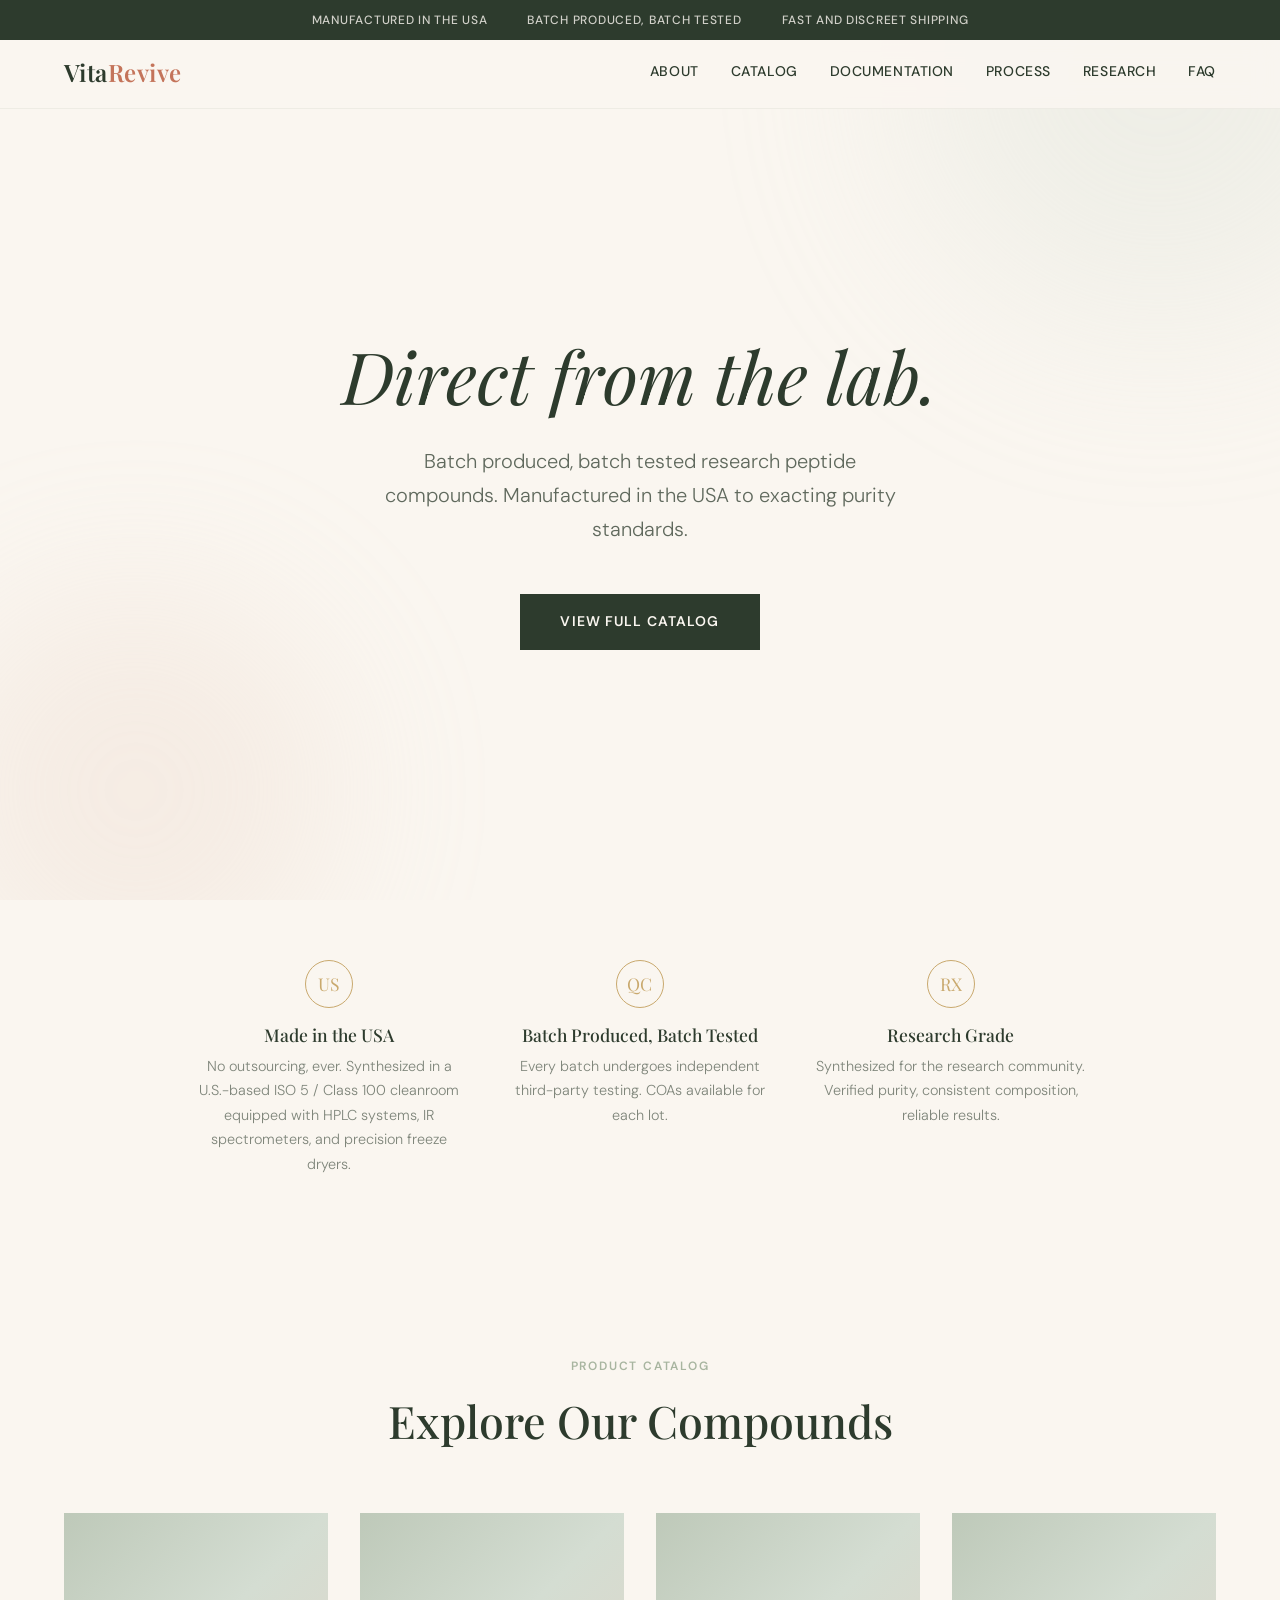
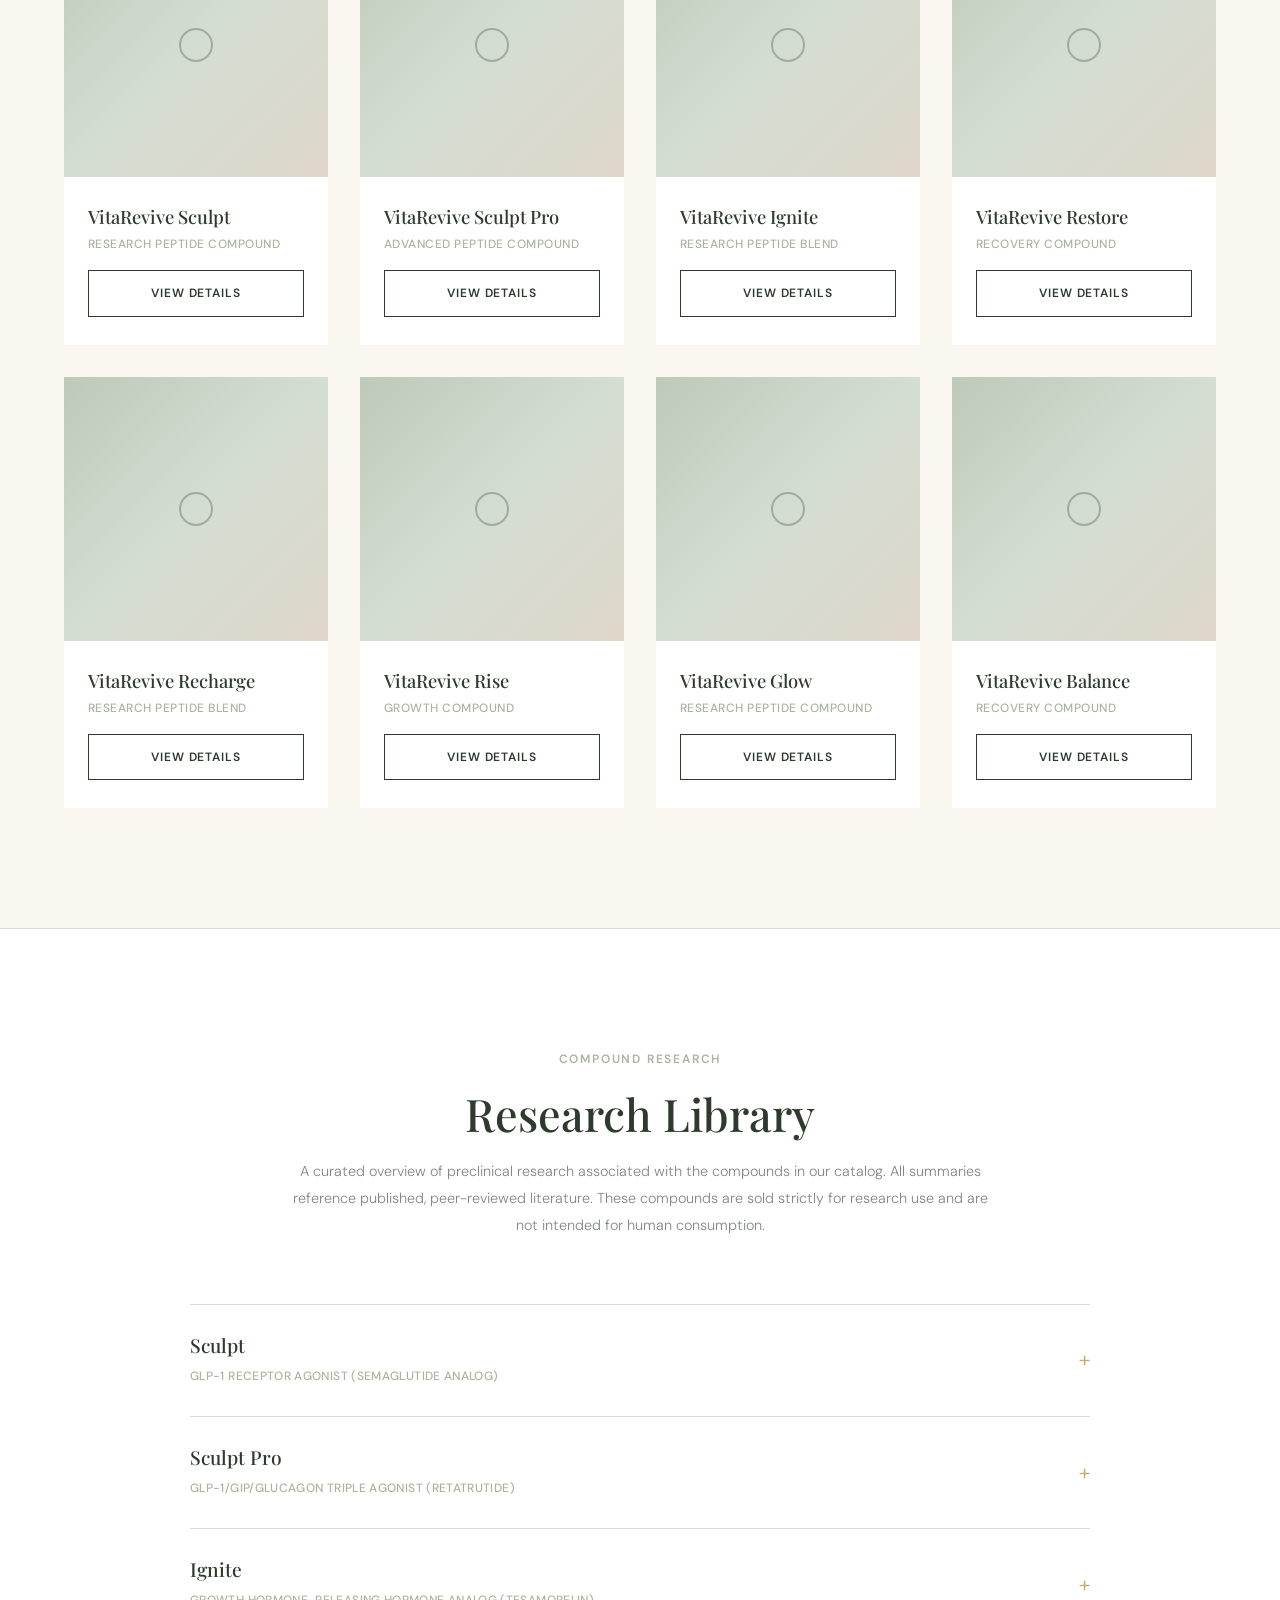
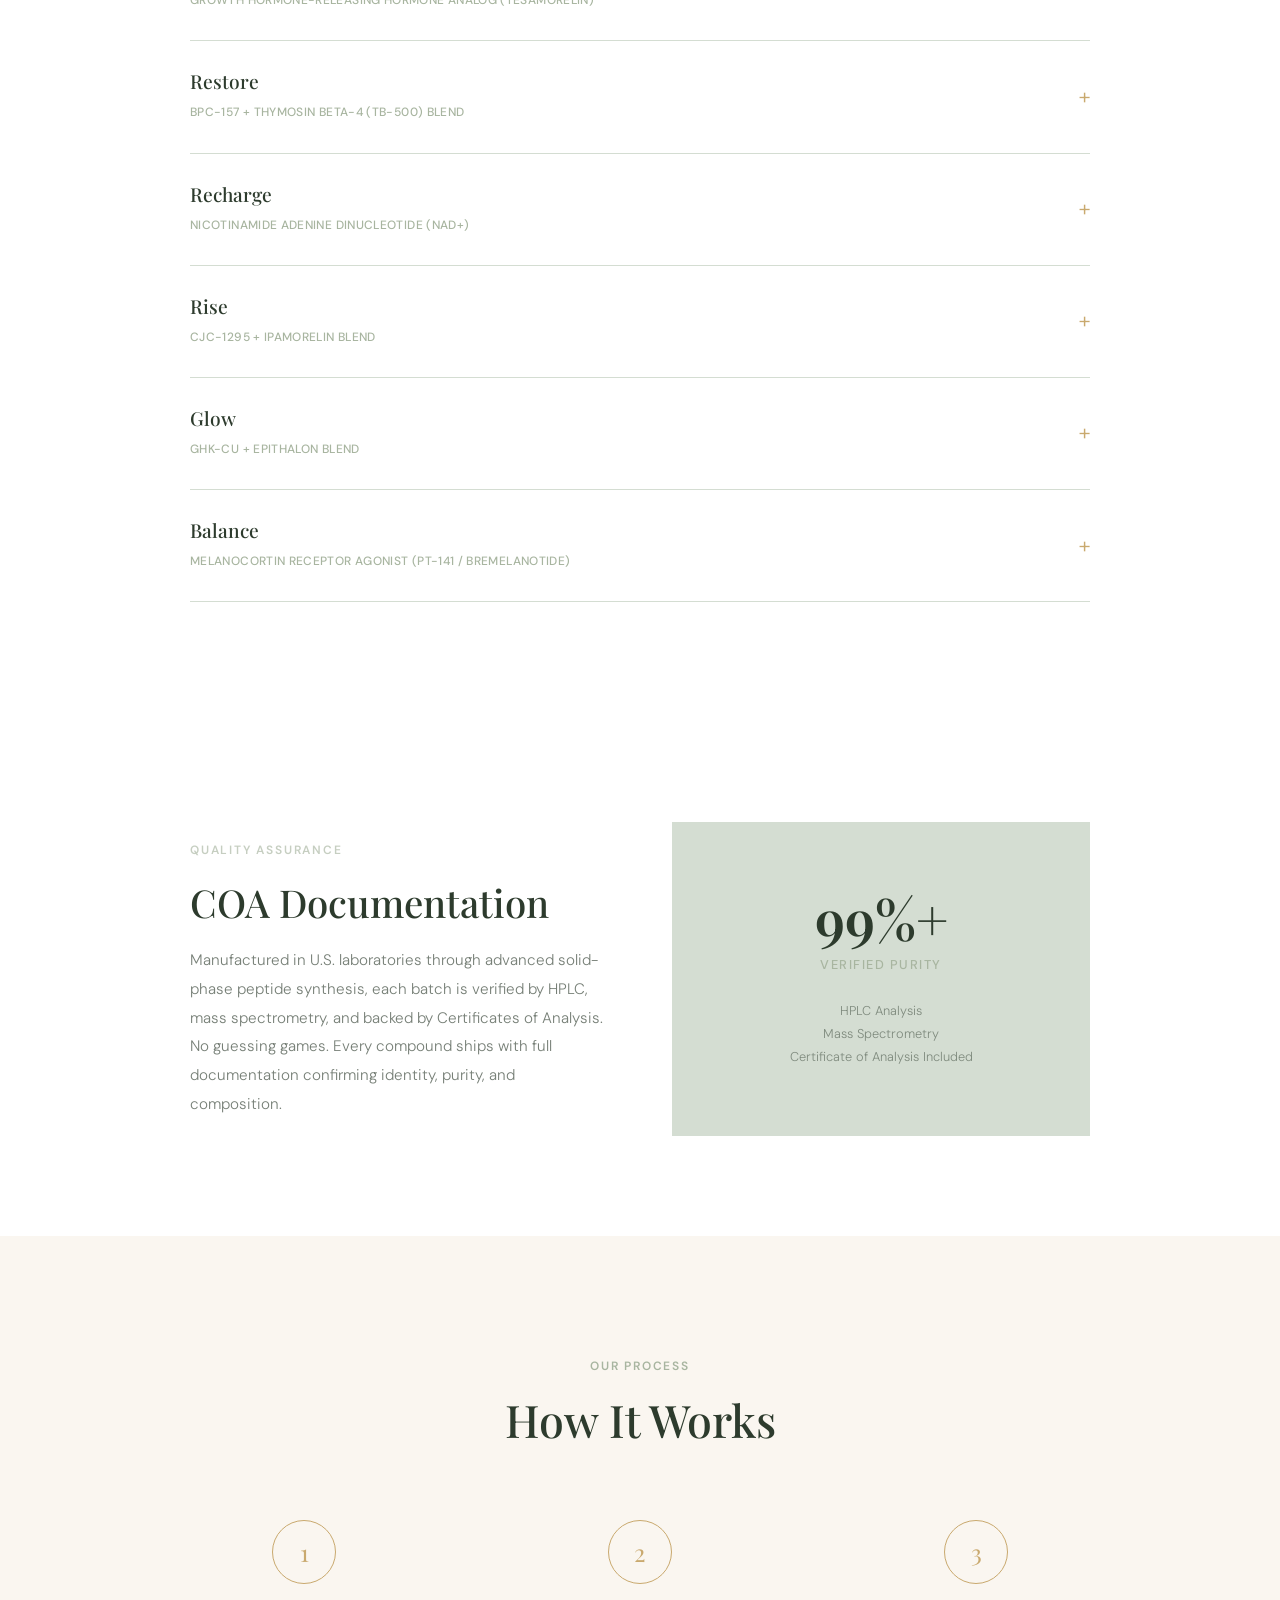
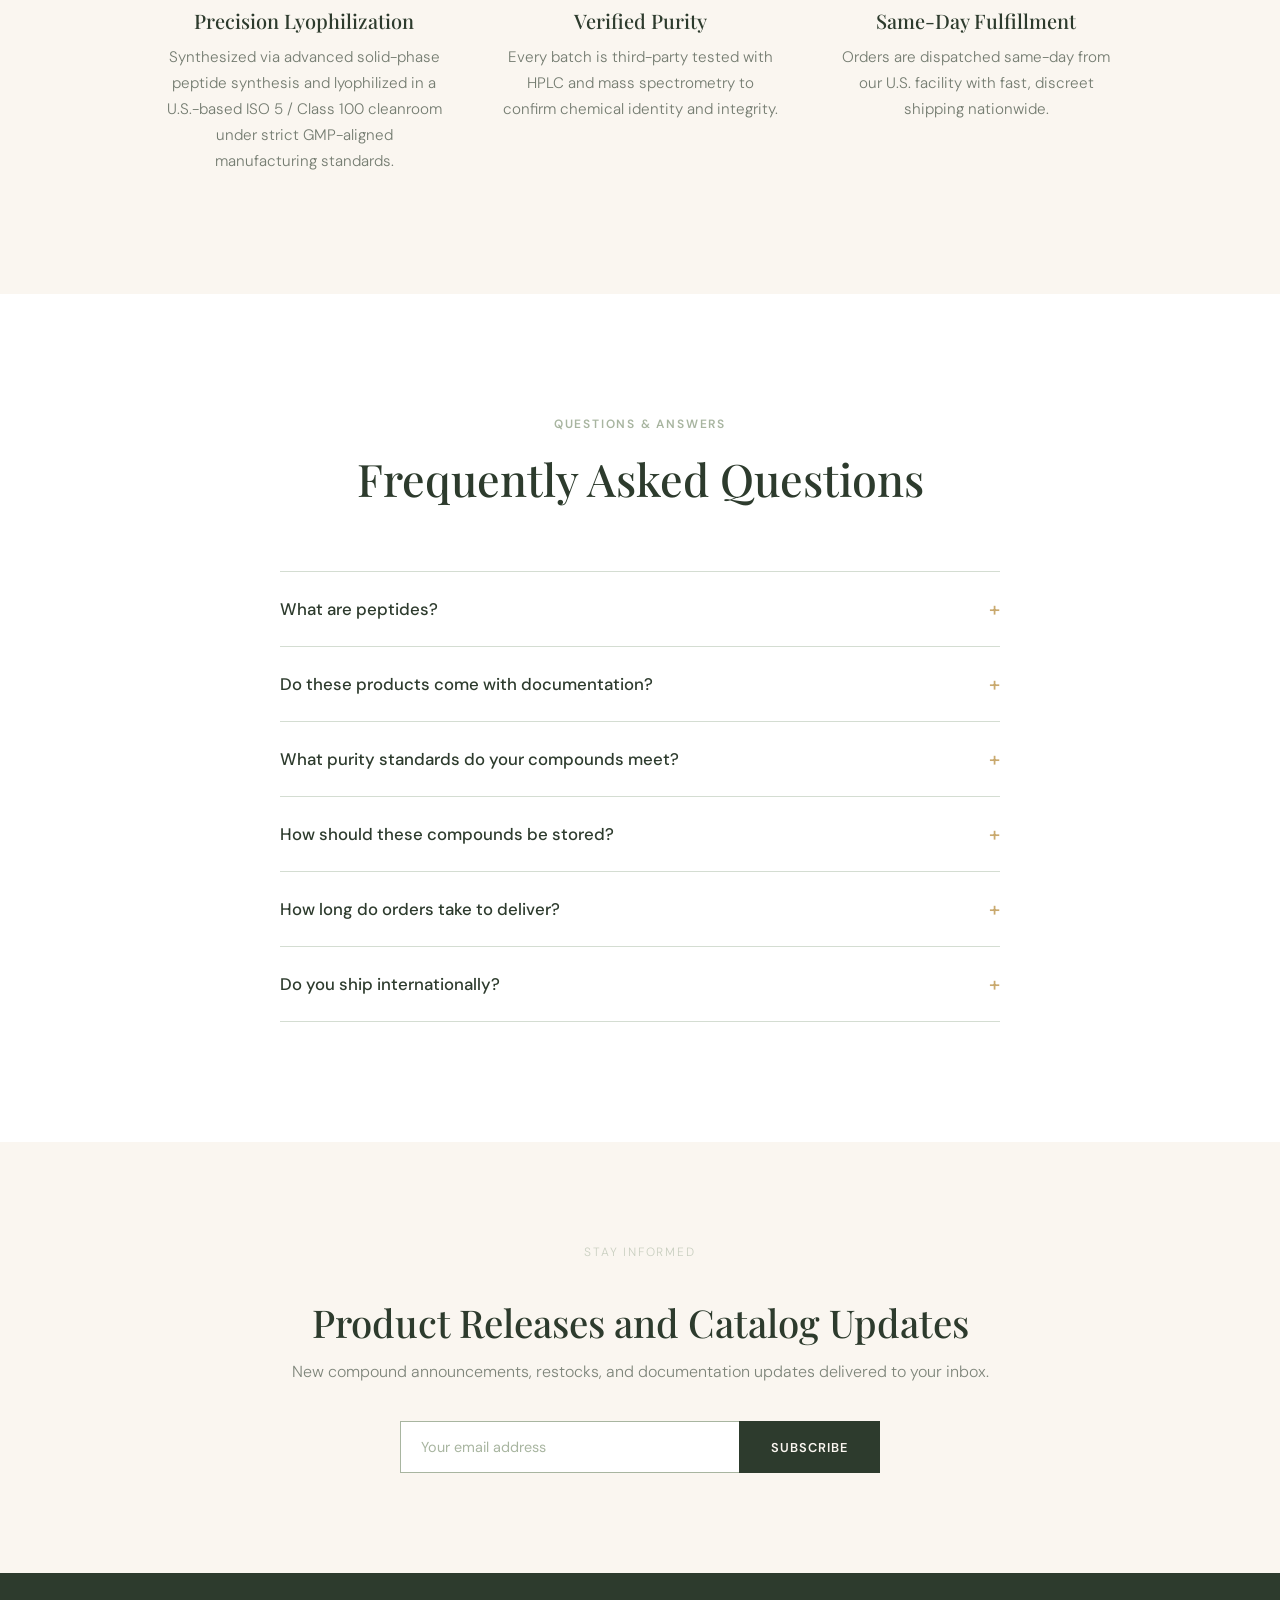
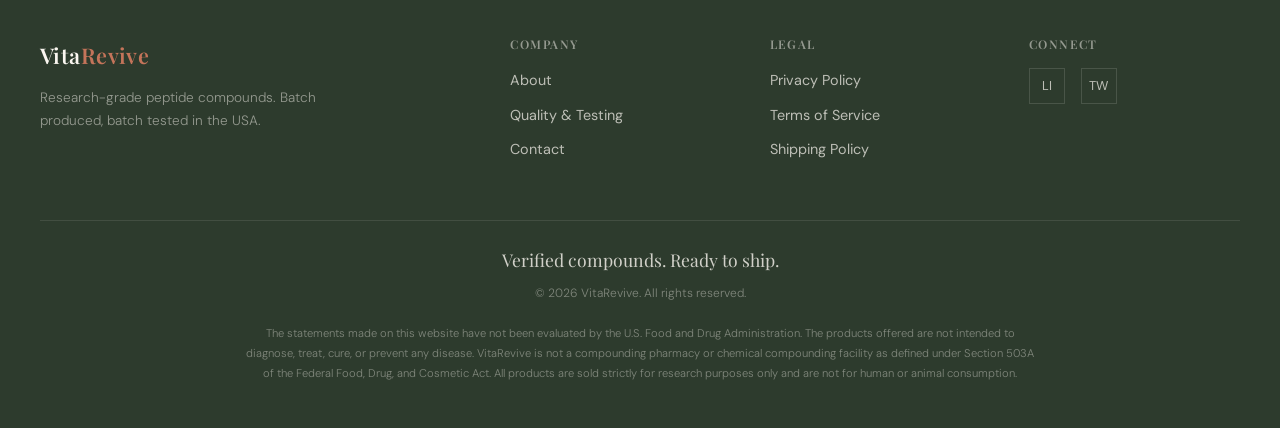
<file: index.html>
<!DOCTYPE html>
<html lang="en">
<head>
<meta charset="UTF-8">
<meta name="viewport" content="width=device-width, initial-scale=1.0">
<title>VitaRevive — Research-Grade Peptide Compounds</title>
<link href="https://fonts.googleapis.com/css2?family=Playfair+Display:ital,wght@0,400;0,500;0,600;0,700;1,400;1,500&family=DM+Sans:wght@300;400;500;600&display=swap" rel="stylesheet">
<style>
*,*::before,*::after{margin:0;padding:0;box-sizing:border-box}
:root{--cream:#FAF6F0;--sage:#A8B5A0;--forest:#2D3B2D;--gold:#C9A96E;--blush:#E8CFC0;--terra:#C4745A;--euca:#D4DDD2;--white:#fff}
html{scroll-behavior:smooth}
body{font-family:'DM Sans',sans-serif;color:var(--forest);background:var(--cream);line-height:1.7;font-weight:400}
h1,h2,h3,h4{font-family:'Playfair Display',serif;font-weight:500;line-height:1.25}
a{color:inherit;text-decoration:none}
img{max-width:100%;display:block}
.container{max-width:1200px;margin:0 auto;padding:0 24px}
/* TOP BAR */
.top-bar{background:var(--forest);color:var(--cream);padding:10px 24px;display:flex;justify-content:center;gap:40px;font-size:.75rem;font-weight:500;letter-spacing:.06em;text-transform:uppercase;position:fixed;top:0;left:0;right:0;z-index:110;flex-wrap:wrap}
.top-bar span{opacity:.8}
/* NAV */
nav{position:fixed;top:36px;left:0;right:0;z-index:100;background:rgba(250,246,240,.92);backdrop-filter:blur(12px);border-bottom:1px solid rgba(168,181,160,.15);transition:box-shadow .3s}
nav.scrolled{box-shadow:0 2px 20px rgba(45,59,45,.08)}
.nav-inner{max-width:1200px;margin:0 auto;padding:0 24px;display:flex;align-items:center;justify-content:space-between;height:72px}
.logo{font-family:'Playfair Display',serif;font-size:1.5rem;font-weight:600;letter-spacing:.02em;color:var(--forest)}
.logo span{color:var(--terra)}
.nav-links{display:flex;gap:32px;font-size:.875rem;font-weight:500;letter-spacing:.04em;text-transform:uppercase}
.nav-links a{transition:color .3s}
.nav-links a:hover{color:var(--terra)}
.hamburger{display:none;flex-direction:column;gap:5px;cursor:pointer;background:none;border:none;padding:4px}
.hamburger span{display:block;width:24px;height:2px;background:var(--forest);transition:all .3s}
.mobile-menu{display:none;position:fixed;inset:0;top:108px;background:var(--cream);flex-direction:column;align-items:center;justify-content:center;gap:32px;z-index:99}
.mobile-menu.open{display:flex}
.mobile-menu a{font-family:'Playfair Display',serif;font-size:1.5rem}
/* HERO */
.hero{min-height:100vh;display:flex;align-items:center;justify-content:center;text-align:center;padding:160px 24px 80px;background:var(--cream);position:relative;overflow:hidden}
.hero::before{content:'';position:absolute;top:-20%;right:-10%;width:500px;height:500px;border-radius:50%;background:var(--euca);opacity:.3;filter:blur(100px)}
.hero::after{content:'';position:absolute;bottom:-10%;left:-5%;width:400px;height:400px;border-radius:50%;background:var(--blush);opacity:.25;filter:blur(80px)}
.hero-content{position:relative;z-index:1;max-width:760px}
.hero h1{font-size:clamp(2.5rem,6vw,4.5rem);color:var(--forest);margin-bottom:24px;font-weight:400;font-style:italic}
.hero p.hero-sub{font-size:clamp(1rem,2vw,1.25rem);color:var(--forest);opacity:.75;max-width:540px;margin:0 auto 48px;font-weight:300}
.btn{display:inline-block;padding:16px 40px;font-family:'DM Sans',sans-serif;font-size:.875rem;font-weight:600;letter-spacing:.08em;text-transform:uppercase;border:none;cursor:pointer;transition:all .35s ease}
.btn-primary{background:var(--forest);color:var(--cream);border-radius:0}
.btn-primary:hover{background:var(--terra)}
.btn-outline{background:transparent;color:var(--forest);border:1.5px solid var(--forest);border-radius:0}
.btn-outline:hover{background:var(--forest);color:var(--cream)}
/* RUO BLOCK */
.ruo-block{padding:80px 24px;background:var(--white);border-top:1px solid var(--euca);border-bottom:1px solid var(--euca)}
.ruo-inner{max-width:800px;margin:0 auto;text-align:center}
.ruo-inner h2{font-size:clamp(1.6rem,3.5vw,2.4rem);color:var(--forest);margin-bottom:24px}
.ruo-inner p{font-size:.95rem;color:var(--forest);opacity:.65;font-weight:300;line-height:1.9;max-width:680px;margin:0 auto}
/* TRUST BAR */
.trust-bar{padding:60px 24px;background:var(--cream)}
.trust-grid{display:grid;grid-template-columns:repeat(3,1fr);gap:32px;max-width:900px;margin:0 auto;text-align:center}
.trust-item h3{font-size:1.1rem;margin-bottom:8px;font-weight:500}
.trust-item p{font-size:.9rem;opacity:.6;font-weight:300}
.trust-item .trust-icon{width:48px;height:48px;border-radius:50%;border:1.5px solid var(--gold);display:flex;align-items:center;justify-content:center;margin:0 auto 16px;font-family:'Playfair Display',serif;font-size:1.1rem;color:var(--gold)}
/* PRODUCTS */
.products{padding:120px 24px;background:var(--cream)}
.products-header{text-align:center;margin-bottom:64px}
.products-header h2{font-size:clamp(1.8rem,4vw,2.8rem);color:var(--forest)}
.products-grid{display:grid;grid-template-columns:repeat(4,1fr);gap:32px;max-width:1200px;margin:0 auto}
.product-card{background:var(--white);overflow:hidden;transition:transform .4s ease,box-shadow .4s ease}
.product-card:hover{transform:translateY(-4px);box-shadow:0 12px 40px rgba(45,59,45,.08)}
.product-img{aspect-ratio:1/1;background:var(--euca);display:flex;align-items:center;justify-content:center;position:relative;overflow:hidden}
.product-img::after{content:'';position:absolute;inset:0;background:linear-gradient(135deg,var(--sage) 0%,var(--euca) 50%,var(--blush) 100%);opacity:.5}
.product-img svg{position:relative;z-index:1;width:48px;height:48px;opacity:.3}
.product-info{padding:28px 24px}
.product-info h3{font-size:1.15rem;margin-bottom:6px;font-weight:500}
.product-info .product-cat{font-size:.75rem;color:var(--sage);font-weight:500;letter-spacing:.04em;text-transform:uppercase;margin-bottom:16px}
.product-info .product-ruo{font-size:.65rem;color:var(--terra);font-weight:600;letter-spacing:.08em;text-transform:uppercase;margin-bottom:20px;padding:6px 0;border-top:1px solid var(--euca)}
.product-info .btn-outline{padding:12px 28px;font-size:.75rem;width:100%;text-align:center}
/* COA SECTION */
.coa{padding:100px 24px;background:var(--white)}
.coa-inner{max-width:900px;margin:0 auto;display:grid;grid-template-columns:1fr 1fr;gap:64px;align-items:center}
.coa-text .section-label{font-size:.75rem;font-weight:600;letter-spacing:.15em;text-transform:uppercase;color:var(--sage);margin-bottom:16px}
.coa-text h2{font-size:clamp(1.6rem,3.5vw,2.4rem);color:var(--forest);margin-bottom:20px}
.coa-text p{font-size:.95rem;color:var(--forest);opacity:.65;font-weight:300;line-height:1.9}
.coa-visual{background:var(--euca);aspect-ratio:4/3;display:flex;flex-direction:column;align-items:center;justify-content:center;padding:40px;text-align:center}
.coa-visual .coa-purity{font-family:'Playfair Display',serif;font-size:3.5rem;color:var(--forest);font-weight:600;line-height:1}
.coa-visual .coa-label{font-size:.8rem;letter-spacing:.12em;text-transform:uppercase;color:var(--sage);margin-top:8px;font-weight:500}
.coa-visual .coa-methods{font-size:.8rem;color:var(--forest);opacity:.5;margin-top:24px;font-weight:300;line-height:1.8}
.section-label{font-size:.75rem;font-weight:600;letter-spacing:.15em;text-transform:uppercase;color:var(--sage);margin-bottom:16px}
/* HOW IT WORKS */
.how{padding:120px 24px;background:var(--cream)}
.how-header{text-align:center;margin-bottom:72px}
.how-header h2{font-size:clamp(1.8rem,4vw,2.8rem);color:var(--forest)}
.steps{display:grid;grid-template-columns:repeat(3,1fr);gap:48px;max-width:960px;margin:0 auto;text-align:center}
.step-num{width:64px;height:64px;border-radius:50%;border:1.5px solid var(--gold);display:flex;align-items:center;justify-content:center;font-family:'Playfair Display',serif;font-size:1.5rem;color:var(--gold);margin:0 auto 24px}
.step h3{font-size:1.25rem;margin-bottom:12px}
.step p{font-size:.95rem;opacity:.65;font-weight:300;max-width:280px;margin:0 auto}
/* FAQ */
.faq{padding:120px 24px;background:var(--white)}
.faq-header{text-align:center;margin-bottom:64px}
.faq-header h2{font-size:clamp(1.8rem,4vw,2.8rem);color:var(--forest)}
.faq-list{max-width:720px;margin:0 auto}
.faq-item{border-bottom:1px solid var(--euca)}
.faq-item:first-child{border-top:1px solid var(--euca)}
.faq-q{width:100%;background:none;border:none;padding:24px 0;display:flex;justify-content:space-between;align-items:center;cursor:pointer;font-family:'DM Sans',sans-serif;font-size:1.05rem;font-weight:500;color:var(--forest);text-align:left;gap:16px}
.faq-q .icon{font-size:1.25rem;transition:transform .3s;flex-shrink:0;color:var(--gold)}
.faq-item.open .faq-q .icon{transform:rotate(45deg)}
.faq-a{max-height:0;overflow:hidden;transition:max-height .4s ease,padding .4s ease}
.faq-item.open .faq-a{max-height:400px}
.faq-a p{padding:0 0 24px;font-size:.95rem;opacity:.65;font-weight:300;line-height:1.8}
/* NEWSLETTER */
.newsletter{padding:100px 24px;background:var(--cream);text-align:center}
.newsletter h2{font-size:clamp(1.6rem,3.5vw,2.4rem);color:var(--forest);margin-bottom:12px}
.newsletter p{opacity:.6;margin-bottom:36px;font-weight:300}
.newsletter-form{display:flex;gap:0;max-width:480px;margin:0 auto}
.newsletter-form input{flex:1;padding:16px 20px;border:1.5px solid var(--sage);border-right:none;background:var(--white);font-family:'DM Sans',sans-serif;font-size:.9rem;outline:none}
.newsletter-form input::placeholder{color:var(--sage)}
.newsletter-form button{padding:16px 32px;background:var(--forest);color:var(--cream);border:none;font-family:'DM Sans',sans-serif;font-size:.8rem;font-weight:600;letter-spacing:.08em;text-transform:uppercase;cursor:pointer;transition:background .3s}
.newsletter-form button:hover{background:var(--terra)}
/* FOOTER */
footer{padding:64px 24px 32px;background:var(--forest);color:var(--cream)}
.footer-inner{max-width:1200px;margin:0 auto}
.footer-top{display:grid;grid-template-columns:2fr 1fr 1fr 1fr;gap:48px;margin-bottom:48px}
.footer-brand .logo{font-size:1.35rem;margin-bottom:12px;color:var(--cream)}
.footer-brand p{font-size:.85rem;opacity:.5;max-width:280px;font-weight:300}
.footer-col h4{font-size:.75rem;font-weight:600;letter-spacing:.12em;text-transform:uppercase;margin-bottom:16px;opacity:.5}
.footer-col a{display:block;font-size:.9rem;opacity:.7;margin-bottom:10px;transition:opacity .3s}
.footer-col a:hover{opacity:1}
.social-icons{display:flex;gap:16px;margin-top:8px}
.social-icons a{width:36px;height:36px;border:1px solid rgba(250,246,240,.2);display:flex;align-items:center;justify-content:center;font-size:.8rem;transition:all .3s}
.social-icons a:hover{border-color:var(--gold);color:var(--gold)}
.footer-bottom{border-top:1px solid rgba(250,246,240,.1);padding-top:24px}
.footer-tagline{text-align:center;font-family:'Playfair Display',serif;font-size:1.1rem;margin-bottom:8px;opacity:.8}
.footer-copy{text-align:center;font-size:.75rem;opacity:.4;font-weight:300;margin-bottom:20px}
.footer-disclaimer{max-width:800px;margin:0 auto 12px;padding:0;font-size:.7rem;opacity:.4;font-weight:300;line-height:1.8;text-align:center}
/* RESEARCH LIBRARY */
.research-library{padding:120px 24px;background:var(--white);border-top:1px solid var(--euca)}
.research-header{text-align:center;margin-bottom:64px}
.research-header h2{font-size:clamp(1.8rem,4vw,2.8rem);color:var(--forest)}
.research-intro{font-size:.9rem;color:var(--forest);opacity:.6;font-weight:300;line-height:1.9;max-width:700px;margin:16px auto 0}
.research-grid{display:flex;flex-direction:column;gap:0;max-width:900px;margin:0 auto}
.research-card{border-bottom:1px solid var(--euca)}
.research-card:first-child{border-top:1px solid var(--euca)}
.research-card-header{display:flex;justify-content:space-between;align-items:center;padding:28px 0;cursor:pointer;gap:16px}
.research-card-header h3{font-family:'Playfair Display',serif;font-size:1.2rem;font-weight:500;color:var(--forest);margin-bottom:4px}
.research-compound{font-size:.75rem;color:var(--sage);font-weight:500;letter-spacing:.03em;text-transform:uppercase}
.research-toggle{font-size:1.4rem;color:var(--gold);flex-shrink:0;transition:transform .3s;font-weight:300}
.research-card.open .research-toggle{transform:rotate(45deg)}
.research-card-body{max-height:0;overflow:hidden;transition:max-height .5s ease,padding .3s ease}
.research-card.open .research-card-body{max-height:800px;padding-bottom:32px}
.research-summary{font-size:.9rem;color:var(--forest);opacity:.7;font-weight:300;line-height:1.9;margin-bottom:24px}
.research-card-body h4{font-size:.75rem;font-weight:600;letter-spacing:.1em;text-transform:uppercase;color:var(--sage);margin-bottom:12px}
.research-card-body ul{list-style:none;padding:0;margin:0 0 28px}
.research-card-body ul li{font-size:.85rem;color:var(--forest);opacity:.65;font-weight:300;line-height:1.8;padding:4px 0 4px 20px;position:relative}
.research-card-body ul li::before{content:'';position:absolute;left:0;top:12px;width:6px;height:6px;border:1px solid var(--gold);border-radius:50%}
.research-citations{border-top:1px solid var(--euca);padding-top:20px}
.research-citations p{font-size:.8rem;color:var(--forest);opacity:.55;font-weight:300;line-height:1.8;margin-bottom:8px}
.research-citations a{color:var(--terra);text-decoration:underline;text-underline-offset:2px}
.research-citations a:hover{opacity:.7}
/* ANIMATIONS */
.fade-in{opacity:0;transform:translateY(30px);transition:opacity .8s ease,transform .8s ease}
.fade-in.visible{opacity:1;transform:translateY(0)}
/* RESPONSIVE */
@media(max-width:1024px){
.products-grid{grid-template-columns:repeat(2,1fr)}
.footer-top{grid-template-columns:1fr 1fr}
.coa-inner{grid-template-columns:1fr}
}
@media(max-width:768px){
.nav-links{display:none}
.hamburger{display:flex}
.products-grid{grid-template-columns:1fr 1fr;gap:20px}
.steps{grid-template-columns:1fr;gap:40px}
.trust-grid{grid-template-columns:1fr;gap:24px}
.footer-top{grid-template-columns:1fr}
.newsletter-form{flex-direction:column}
.newsletter-form input{border-right:1.5px solid var(--sage);border-bottom:none}
.top-bar{gap:16px;font-size:.65rem;padding:8px 16px}
}
@media(max-width:480px){
.products-grid{grid-template-columns:1fr}
}
</style>
</head>
<body>

<!-- TOP BAR -->
<div class="top-bar">
<span>Manufactured in the USA</span>
<span>Batch Produced, Batch Tested</span>
<span>Fast and Discreet Shipping</span>
</div>

<!-- NAV -->
<nav id="navbar">
<div class="nav-inner">
<a href="#" class="logo">Vita<span>Revive</span></a>
<div class="nav-links">
<a href="#about">About</a>
<a href="#products">Catalog</a>
<a href="#coa">Documentation</a>
<a href="#how">Process</a>
<a href="#research">Research</a>
<a href="#faq">FAQ</a>
</div>
<button class="hamburger" onclick="document.querySelector('.mobile-menu').classList.toggle('open')" aria-label="Menu">
<span></span><span></span><span></span>
</button>
</div>
</nav>
<div class="mobile-menu">
<a href="#about" onclick="this.parentElement.classList.remove('open')">About</a>
<a href="#products" onclick="this.parentElement.classList.remove('open')">Catalog</a>
<a href="#coa" onclick="this.parentElement.classList.remove('open')">Documentation</a>
<a href="#how" onclick="this.parentElement.classList.remove('open')">Process</a>
<a href="#research" onclick="this.parentElement.classList.remove('open')">Research</a>
<a href="#faq" onclick="this.parentElement.classList.remove('open')">FAQ</a>
</div>

<!-- HERO -->
<section class="hero">
<div class="hero-content">
<h1>Direct from the lab.</h1>
<p class="hero-sub">Batch produced, batch tested research peptide compounds. Manufactured in the USA to exacting purity standards.</p>
<a href="#products" class="btn btn-primary">View Full Catalog</a>
</div>
</section>

<!-- TRUST BAR -->
<section class="trust-bar">
<div class="trust-grid fade-in">
<div class="trust-item">
<div class="trust-icon">US</div>
<h3>Made in the USA</h3>
<p>No outsourcing, ever. Synthesized in a U.S.-based ISO 5 / Class 100 cleanroom equipped with HPLC systems, IR spectrometers, and precision freeze dryers.</p>
</div>
<div class="trust-item">
<div class="trust-icon">QC</div>
<h3>Batch Produced, Batch Tested</h3>
<p>Every batch undergoes independent third-party testing. COAs available for each lot.</p>
</div>
<div class="trust-item">
<div class="trust-icon">RX</div>
<h3>Research Grade</h3>
<p>Synthesized for the research community. Verified purity, consistent composition, reliable results.</p>
</div>
</div>
</section>

<!-- PRODUCTS -->
<section class="products" id="products">
<div class="container">
<div class="products-header fade-in">
<p class="section-label">Product Catalog</p>
<h2>Explore Our Compounds</h2>
</div>
<div class="products-grid">
<div class="product-card fade-in">
<div class="product-img"><svg viewBox="0 0 24 24" fill="none" stroke="currentColor" stroke-width="1"><circle cx="12" cy="12" r="8"/></svg></div>
<div class="product-info">
<h3>VitaRevive Sculpt</h3>
<p class="product-cat">Research Peptide Compound</p>
<a href="#" class="btn btn-outline">View Details</a>
</div>
</div>
<div class="product-card fade-in">
<div class="product-img"><svg viewBox="0 0 24 24" fill="none" stroke="currentColor" stroke-width="1"><circle cx="12" cy="12" r="8"/></svg></div>
<div class="product-info">
<h3>VitaRevive Sculpt Pro</h3>
<p class="product-cat">Advanced Peptide Compound</p>
<a href="#" class="btn btn-outline">View Details</a>
</div>
</div>
<div class="product-card fade-in">
<div class="product-img"><svg viewBox="0 0 24 24" fill="none" stroke="currentColor" stroke-width="1"><circle cx="12" cy="12" r="8"/></svg></div>
<div class="product-info">
<h3>VitaRevive Ignite</h3>
<p class="product-cat">Research Peptide Blend</p>
<a href="#" class="btn btn-outline">View Details</a>
</div>
</div>
<div class="product-card fade-in">
<div class="product-img"><svg viewBox="0 0 24 24" fill="none" stroke="currentColor" stroke-width="1"><circle cx="12" cy="12" r="8"/></svg></div>
<div class="product-info">
<h3>VitaRevive Restore</h3>
<p class="product-cat">Recovery Compound</p>
<a href="#" class="btn btn-outline">View Details</a>
</div>
</div>
<div class="product-card fade-in">
<div class="product-img"><svg viewBox="0 0 24 24" fill="none" stroke="currentColor" stroke-width="1"><circle cx="12" cy="12" r="8"/></svg></div>
<div class="product-info">
<h3>VitaRevive Recharge</h3>
<p class="product-cat">Research Peptide Blend</p>
<a href="#" class="btn btn-outline">View Details</a>
</div>
</div>
<div class="product-card fade-in">
<div class="product-img"><svg viewBox="0 0 24 24" fill="none" stroke="currentColor" stroke-width="1"><circle cx="12" cy="12" r="8"/></svg></div>
<div class="product-info">
<h3>VitaRevive Rise</h3>
<p class="product-cat">Growth Compound</p>
<a href="#" class="btn btn-outline">View Details</a>
</div>
</div>
<div class="product-card fade-in">
<div class="product-img"><svg viewBox="0 0 24 24" fill="none" stroke="currentColor" stroke-width="1"><circle cx="12" cy="12" r="8"/></svg></div>
<div class="product-info">
<h3>VitaRevive Glow</h3>
<p class="product-cat">Research Peptide Compound</p>
<a href="#" class="btn btn-outline">View Details</a>
</div>
</div>
<div class="product-card fade-in">
<div class="product-img"><svg viewBox="0 0 24 24" fill="none" stroke="currentColor" stroke-width="1"><circle cx="12" cy="12" r="8"/></svg></div>
<div class="product-info">
<h3>VitaRevive Balance</h3>
<p class="product-cat">Recovery Compound</p>
<a href="#" class="btn btn-outline">View Details</a>
</div>
</div>
</div>
</div>
</section>

<!-- RESEARCH LIBRARY -->
<section class="research-library" id="research">
<div class="container">
<div class="research-header fade-in">
<p class="section-label">Compound Research</p>
<h2>Research Library</h2>
<p class="research-intro">A curated overview of preclinical research associated with the compounds in our catalog. All summaries reference published, peer-reviewed literature. These compounds are sold strictly for research use and are not intended for human consumption.</p>
</div>

<div class="research-grid fade-in">

<!-- Sculpt — Semaglutide -->
<div class="research-card">
<div class="research-card-header" onclick="this.parentElement.classList.toggle('open')">
<div>
<h3>Sculpt</h3>
<span class="research-compound">GLP-1 Receptor Agonist (Semaglutide Analog)</span>
</div>
<span class="research-toggle">+</span>
</div>
<div class="research-card-body">
<p class="research-summary">Semaglutide is a glucagon-like peptide-1 (GLP-1) receptor agonist that has been extensively studied in preclinical models of metabolic regulation. Research in experimental settings has demonstrated its role in modulating glucose homeostasis, insulin secretion, and appetite signaling pathways. Preclinical investigations suggest activity in central nervous system appetite circuits and peripheral metabolic tissues.</p>
<h4>Key Research Areas</h4>
<ul>
<li>GLP-1 receptor-mediated glucose homeostasis and insulin secretagogue activity in pancreatic beta-cell models</li>
<li>Hypothalamic appetite signaling and energy intake regulation observed in rodent studies</li>
<li>Gastric motility modulation and nutrient absorption kinetics in preclinical gastrointestinal models</li>
<li>Cardiovascular biomarker modulation studied in experimental metabolic syndrome paradigms</li>
</ul>
<div class="research-citations">
<h4>References</h4>
<p>Knudsen LB, Lau J. The discovery and development of liraglutide and semaglutide. <em>Frontiers in Endocrinology</em>. 2019;10:155. <a href="https://doi.org/10.3389/fendo.2019.00155" target="_blank" rel="noopener">doi:10.3389/fendo.2019.00155</a></p>
<p>Gabery S, et al. Semaglutide lowers body weight in rodents via distributed neural pathways. <em>JCI Insight</em>. 2020;5(6):e133429. <a href="https://doi.org/10.1172/jci.insight.133429" target="_blank" rel="noopener">doi:10.1172/jci.insight.133429</a></p>
</div>
</div>
</div>

<!-- Sculpt Pro — Retatrutide -->
<div class="research-card">
<div class="research-card-header" onclick="this.parentElement.classList.toggle('open')">
<div>
<h3>Sculpt Pro</h3>
<span class="research-compound">GLP-1/GIP/Glucagon Triple Agonist (Retatrutide)</span>
</div>
<span class="research-toggle">+</span>
</div>
<div class="research-card-body">
<p class="research-summary">Retatrutide is a triple-hormone receptor agonist targeting GLP-1, GIP, and glucagon receptors simultaneously. Preclinical research has examined its capacity to engage multiple metabolic pathways concurrently, including energy expenditure, lipid oxidation, and hepatic glucose output. Studies in experimental models suggest enhanced metabolic activity relative to single- or dual-agonist compounds.</p>
<h4>Key Research Areas</h4>
<ul>
<li>Simultaneous GLP-1, GIP, and glucagon receptor engagement and downstream signaling cascades</li>
<li>Hepatic lipid metabolism and triglyceride clearance studied in preclinical obesity models</li>
<li>Energy expenditure modulation via glucagon receptor-mediated thermogenic pathways</li>
<li>Incretin-axis potentiation and glycemic control in experimental metabolic paradigms</li>
</ul>
<div class="research-citations">
<h4>References</h4>
<p>Coskun T, et al. LY3437943, a novel triple GIP, GLP-1, and glucagon receptor agonist for glycemic control and weight loss. <em>Cell Metabolism</em>. 2022;34(8):1234-1247.e9. <a href="https://doi.org/10.1016/j.cmet.2022.07.013" target="_blank" rel="noopener">doi:10.1016/j.cmet.2022.07.013</a></p>
</div>
</div>
</div>

<!-- Ignite — Tesamorelin -->
<div class="research-card">
<div class="research-card-header" onclick="this.parentElement.classList.toggle('open')">
<div>
<h3>Ignite</h3>
<span class="research-compound">Growth Hormone-Releasing Hormone Analog (Tesamorelin)</span>
</div>
<span class="research-toggle">+</span>
</div>
<div class="research-card-body">
<p class="research-summary">Tesamorelin is a synthetic analog of growth hormone-releasing hormone (GHRH) that has been studied in preclinical models for its effects on pituitary somatotroph stimulation and downstream growth hormone (GH) secretion. Research in laboratory settings has examined its influence on body composition parameters, visceral adiposity, and IGF-1 axis regulation. Experimental models have also explored its role in lipodystrophy-associated metabolic disturbances.</p>
<h4>Key Research Areas</h4>
<ul>
<li>Pituitary GH secretagogue activity and pulsatile growth hormone release patterns in experimental models</li>
<li>Visceral adipose tissue reduction and lipolytic pathway activation observed in preclinical studies</li>
<li>IGF-1 axis modulation and downstream anabolic signaling in tissue culture systems</li>
</ul>
<div class="research-citations">
<h4>References</h4>
<p>Stanley TL, et al. Effect of tesamorelin on visceral fat and liver fat in HIV-infected patients with abdominal fat accumulation. <em>JAMA</em>. 2014;312(4):380-389. <a href="https://doi.org/10.1001/jama.2014.8334" target="_blank" rel="noopener">doi:10.1001/jama.2014.8334</a></p>
<p>Falutz J, et al. Metabolic effects of a growth hormone-releasing factor in patients with HIV. <em>New England Journal of Medicine</em>. 2007;357(23):2359-2370. <a href="https://doi.org/10.1056/NEJMoa072375" target="_blank" rel="noopener">doi:10.1056/NEJMoa072375</a></p>
</div>
</div>
</div>

<!-- Restore — BPC-157 + TB-500 -->
<div class="research-card">
<div class="research-card-header" onclick="this.parentElement.classList.toggle('open')">
<div>
<h3>Restore</h3>
<span class="research-compound">BPC-157 + Thymosin Beta-4 (TB-500) Blend</span>
</div>
<span class="research-toggle">+</span>
</div>
<div class="research-card-body">
<p class="research-summary">BPC-157 (Body Protection Compound-157) and Thymosin Beta-4 have been independently studied in preclinical models of tissue repair, angiogenesis, and wound healing. BPC-157 research highlights activity in collagen regulation, extracellular matrix remodeling, and cytoprotective mechanisms. TB-500 has been investigated for its role in actin sequestration, cellular migration, and anti-inflammatory signaling in experimental wound models.</p>
<h4>Key Research Areas</h4>
<ul>
<li>Collagen synthesis regulation and extracellular matrix remodeling in connective tissue models</li>
<li>Angiogenic pathway activation including VEGF and nitric oxide signaling observed in laboratory settings</li>
<li>Actin-mediated cellular migration and wound closure kinetics studied in in vitro assays</li>
<li>Cytoprotective and anti-inflammatory mechanisms in preclinical gastrointestinal and musculoskeletal models</li>
</ul>
<div class="research-citations">
<h4>References</h4>
<p>Sikiric P, et al. Brain-gut axis and pentadecapeptide BPC 157: theoretical and practical implications. <em>Current Neuropharmacology</em>. 2016;14(8):857-865. <a href="https://doi.org/10.2174/1570159X13666160502153022" target="_blank" rel="noopener">doi:10.2174/1570159X13666160502153022</a></p>
<p>Sosne G, et al. Thymosin beta 4: a potential novel therapy for neurotrophic keratopathy, dry eye, and ocular surface diseases. <em>Vitamins and Hormones</em>. 2016;102:277-306. <a href="https://doi.org/10.1016/bs.vh.2016.04.012" target="_blank" rel="noopener">doi:10.1016/bs.vh.2016.04.012</a></p>
</div>
</div>
</div>

<!-- Recharge — NAD+ -->
<div class="research-card">
<div class="research-card-header" onclick="this.parentElement.classList.toggle('open')">
<div>
<h3>Recharge</h3>
<span class="research-compound">Nicotinamide Adenine Dinucleotide (NAD+)</span>
</div>
<span class="research-toggle">+</span>
</div>
<div class="research-card-body">
<p class="research-summary">NAD+ is a critical coenzyme involved in cellular redox reactions, mitochondrial electron transport, and sirtuin-dependent signaling pathways. Preclinical research has extensively characterized the role of NAD+ in cellular energy metabolism, DNA repair mechanisms, and oxidative stress responses. Studies in experimental models suggest that NAD+ bioavailability influences mitochondrial function, epigenetic regulation, and cellular senescence pathways.</p>
<h4>Key Research Areas</h4>
<ul>
<li>Mitochondrial electron transport chain function and oxidative phosphorylation efficiency in cellular models</li>
<li>Sirtuin (SIRT1-7) activation and downstream effects on chromatin remodeling and gene expression</li>
<li>PARP-mediated DNA damage repair and genomic stability studied in preclinical aging models</li>
<li>Oxidative stress attenuation and reactive oxygen species scavenging in neuronal and hepatic cell lines</li>
</ul>
<div class="research-citations">
<h4>References</h4>
<p>Yoshino J, Baur JA, Imai S. NAD+ intermediates: the biology and therapeutic potential of NMN and NR. <em>Cell Metabolism</em>. 2018;27(3):513-528. <a href="https://doi.org/10.1016/j.cmet.2017.11.002" target="_blank" rel="noopener">doi:10.1016/j.cmet.2017.11.002</a></p>
<p>Verdin E. NAD+ in aging, metabolism, and neurodegeneration. <em>Science</em>. 2015;350(6265):1208-1213. <a href="https://doi.org/10.1126/science.aac4854" target="_blank" rel="noopener">doi:10.1126/science.aac4854</a></p>
</div>
</div>
</div>

<!-- Rise — CJC-1295 + Ipamorelin -->
<div class="research-card">
<div class="research-card-header" onclick="this.parentElement.classList.toggle('open')">
<div>
<h3>Rise</h3>
<span class="research-compound">CJC-1295 + Ipamorelin Blend</span>
</div>
<span class="research-toggle">+</span>
</div>
<div class="research-card-body">
<p class="research-summary">CJC-1295 is a modified growth hormone-releasing hormone (GHRH) analog with extended half-life, while Ipamorelin is a selective growth hormone secretagogue receptor (GHS-R) agonist. Preclinical research has examined their combined effects on pulsatile growth hormone release and IGF-1 elevation. Studies in experimental models suggest synergistic amplification of GH secretion through complementary receptor pathways without significant perturbation of other pituitary hormones.</p>
<h4>Key Research Areas</h4>
<ul>
<li>Synergistic pulsatile GH release via concurrent GHRH and ghrelin receptor pathway activation</li>
<li>IGF-1 axis modulation and downstream anabolic signaling in preclinical tissue models</li>
<li>Selectivity of GH secretion with minimal impact on cortisol, prolactin, and ACTH in experimental paradigms</li>
</ul>
<div class="research-citations">
<h4>References</h4>
<p>Teichman SL, et al. Prolonged stimulation of growth hormone (GH) and insulin-like growth factor I secretion by CJC-1295, a long-acting analog of GH-releasing hormone. <em>Journal of Clinical Endocrinology and Metabolism</em>. 2006;91(3):799-805. <a href="https://doi.org/10.1210/jc.2005-1536" target="_blank" rel="noopener">doi:10.1210/jc.2005-1536</a></p>
<p>Raun K, et al. Ipamorelin, the first selective growth hormone secretagogue. <em>European Journal of Endocrinology</em>. 1998;139(5):552-561. <a href="https://doi.org/10.1530/eje.0.1390552" target="_blank" rel="noopener">doi:10.1530/eje.0.1390552</a></p>
</div>
</div>
</div>

<!-- Glow — GHK-Cu + Epithalon -->
<div class="research-card">
<div class="research-card-header" onclick="this.parentElement.classList.toggle('open')">
<div>
<h3>Glow</h3>
<span class="research-compound">GHK-Cu + Epithalon Blend</span>
</div>
<span class="research-toggle">+</span>
</div>
<div class="research-card-body">
<p class="research-summary">GHK-Cu (glycyl-L-histidyl-L-lysine copper complex) is a naturally occurring copper peptide studied in preclinical models for its effects on extracellular matrix proteins, collagen synthesis, and metalloproteinase regulation. Epithalon (epitalon) is a synthetic tetrapeptide analog of epithalamin that has been investigated in experimental models of telomere biology and telomerase activation. Together, these compounds represent distinct but complementary research targets in cellular aging and matrix biology.</p>
<h4>Key Research Areas</h4>
<ul>
<li>Copper peptide-mediated collagen and glycosaminoglycan synthesis in dermal fibroblast models</li>
<li>Telomerase activation and telomere elongation studied in cell culture and rodent aging models</li>
<li>Extracellular matrix remodeling and metalloproteinase regulation observed in wound healing assays</li>
<li>Antioxidant gene expression modulation via Nrf2 pathway activation in preclinical oxidative stress models</li>
</ul>
<div class="research-citations">
<h4>References</h4>
<p>Pickart L, Vasquez-Soltero JM, Margolina A. GHK peptide as a natural modulator of multiple cellular pathways in skin regeneration. <em>BioMed Research International</em>. 2015;2015:648108. <a href="https://doi.org/10.1155/2015/648108" target="_blank" rel="noopener">doi:10.1155/2015/648108</a></p>
<p>Khavinson VK, et al. Peptide epitalon activates chromatin at the old age. <em>Neuroendocrinology Letters</em>. 2003;24(5):329-333. PMID: 14647007.</p>
</div>
</div>
</div>

<!-- Balance — PT-141 -->
<div class="research-card">
<div class="research-card-header" onclick="this.parentElement.classList.toggle('open')">
<div>
<h3>Balance</h3>
<span class="research-compound">Melanocortin Receptor Agonist (PT-141 / Bremelanotide)</span>
</div>
<span class="research-toggle">+</span>
</div>
<div class="research-card-body">
<p class="research-summary">PT-141 (bremelanotide) is a synthetic cyclic heptapeptide melanocortin receptor agonist that has been studied in preclinical models for its activity at MC3R and MC4R receptor subtypes. Research in experimental settings has characterized its role in central melanocortin signaling pathways, which are implicated in a range of neuroendocrine and behavioral responses. Preclinical investigations suggest activity in hypothalamic circuits involved in autonomic and neuroendocrine regulation.</p>
<h4>Key Research Areas</h4>
<ul>
<li>MC3R and MC4R receptor binding affinity and selectivity profiling in receptor expression systems</li>
<li>Central melanocortin pathway activation and downstream neuroendocrine signaling in rodent models</li>
<li>Hypothalamic-pituitary axis modulation studied in preclinical neuroendocrine paradigms</li>
</ul>
<div class="research-citations">
<h4>References</h4>
<p>Molinoff PB, et al. PT-141: a melanocortin agonist for the treatment of sexual dysfunction. <em>Annals of the New York Academy of Sciences</em>. 2003;994:96-102. <a href="https://doi.org/10.1111/j.1749-6632.2003.tb03167.x" target="_blank" rel="noopener">doi:10.1111/j.1749-6632.2003.tb03167.x</a></p>
<p>Pfaus JG, et al. A role for melanocortins in the central regulation of female sexual function. <em>European Journal of Pharmacology</em>. 2004;505(1-3):11-20. <a href="https://doi.org/10.1016/j.ejphar.2004.10.026" target="_blank" rel="noopener">doi:10.1016/j.ejphar.2004.10.026</a></p>
</div>
</div>
</div>

</div>
</div>
</section>

<!-- COA DOCUMENTATION -->
<section class="coa" id="coa">
<div class="coa-inner fade-in">
<div class="coa-text">
<p class="section-label">Quality Assurance</p>
<h2>COA Documentation</h2>
<p>Manufactured in U.S. laboratories through advanced solid-phase peptide synthesis, each batch is verified by HPLC, mass spectrometry, and backed by Certificates of Analysis. No guessing games. Every compound ships with full documentation confirming identity, purity, and composition.</p>
</div>
<div class="coa-visual">
<div class="coa-purity">99%+</div>
<div class="coa-label">Verified Purity</div>
<div class="coa-methods">HPLC Analysis<br>Mass Spectrometry<br>Certificate of Analysis Included</div>
</div>
</div>
</section>

<!-- HOW IT WORKS -->
<section class="how" id="how">
<div class="container">
<div class="how-header fade-in">
<p class="section-label">Our Process</p>
<h2>How It Works</h2>
</div>
<div class="steps fade-in">
<div class="step">
<div class="step-num">1</div>
<h3>Precision Lyophilization</h3>
<p>Synthesized via advanced solid-phase peptide synthesis and lyophilized in a U.S.-based ISO 5 / Class 100 cleanroom under strict GMP-aligned manufacturing standards.</p>
</div>
<div class="step">
<div class="step-num">2</div>
<h3>Verified Purity</h3>
<p>Every batch is third-party tested with HPLC and mass spectrometry to confirm chemical identity and integrity.</p>
</div>
<div class="step">
<div class="step-num">3</div>
<h3>Same-Day Fulfillment</h3>
<p>Orders are dispatched same-day from our U.S. facility with fast, discreet shipping nationwide.</p>
</div>
</div>
</div>
</section>

<!-- FAQ -->
<section class="faq" id="faq">
<div class="container">
<div class="faq-header fade-in">
<p class="section-label">Questions &amp; Answers</p>
<h2>Frequently Asked Questions</h2>
</div>
<div class="faq-list fade-in">
<div class="faq-item">
<button class="faq-q">What are peptides?<span class="icon">+</span></button>
<div class="faq-a"><p>Peptides are short chains of amino acids linked by peptide bonds. They are widely used in biochemical and pharmacological research to study receptor binding, cell signaling pathways, and structure-activity relationships in controlled laboratory settings.</p></div>
</div>
<div class="faq-item">
<button class="faq-q">Do these products come with documentation?<span class="icon">+</span></button>
<div class="faq-a"><p>Yes. Every order ships with a Certificate of Analysis (COA) detailing purity, molecular weight, sequence verification, and batch information. HPLC and mass spectrometry data are included as standard. Additional analytical documentation is available upon request.</p></div>
</div>
<div class="faq-item">
<button class="faq-q">What purity standards do your compounds meet?<span class="icon">+</span></button>
<div class="faq-a"><p>All VitaRevive compounds are manufactured to a minimum purity threshold of 99% or higher, verified through independent third-party testing. Purity data is documented on every Certificate of Analysis.</p></div>
</div>
<div class="faq-item">
<button class="faq-q">How should these compounds be stored?<span class="icon">+</span></button>
<div class="faq-a"><p>Lyophilized peptides should be stored at -20 degrees Celsius in a dry environment, protected from light. Once reconstituted, compounds should be aliquoted and stored at -20 degrees Celsius to minimize freeze-thaw degradation. Detailed handling instructions are included with each shipment.</p></div>
</div>
<div class="faq-item">
<button class="faq-q">How long do orders take to deliver?<span class="icon">+</span></button>
<div class="faq-a"><p>Orders placed before 2:00 PM EST ship same day. Standard delivery within the continental United States is 2-4 business days. Expedited shipping options are available at checkout.</p></div>
</div>
<div class="faq-item">
<button class="faq-q">Do you ship internationally?<span class="icon">+</span></button>
<div class="faq-a"><p>We currently ship within the United States only. International availability is under evaluation. Subscribe to our mailing list to receive updates on expanded shipping regions.</p></div>
</div>
</div>
</div>
</section>

<!-- NEWSLETTER -->
<section class="newsletter" id="newsletter">
<div class="container fade-in">
<p class="section-label">Stay Informed</p>
<h2>Product Releases and Catalog Updates</h2>
<p>New compound announcements, restocks, and documentation updates delivered to your inbox.</p>
<form class="newsletter-form" onsubmit="event.preventDefault();this.innerHTML='<p style=\'padding:16px;font-weight:500\'>You have been subscribed.</p>'">
<input type="email" placeholder="Your email address" required>
<button type="submit">Subscribe</button>
</form>
</div>
</section>

<!-- FOOTER -->
<footer>
<div class="footer-inner">
<div class="footer-top">
<div class="footer-brand">
<div class="logo">Vita<span style="color:var(--terra)">Revive</span></div>
<p>Research-grade peptide compounds. Batch produced, batch tested in the USA.</p>
</div>
<div class="footer-col">
<h4>Company</h4>
<a href="#">About</a>
<a href="#">Quality &amp; Testing</a>
<a href="#">Contact</a>
</div>
<div class="footer-col">
<h4>Legal</h4>
<a href="#">Privacy Policy</a>
<a href="#">Terms of Service</a>
<a href="#">Shipping Policy</a>
</div>
<div class="footer-col">
<h4>Connect</h4>
<div class="social-icons">
<a href="#" aria-label="LinkedIn">LI</a>
<a href="#" aria-label="Twitter">TW</a>
</div>
</div>
</div>
<div class="footer-bottom">
<p class="footer-tagline">Verified compounds. Ready to ship.</p>
<p class="footer-copy">&copy; 2026 VitaRevive. All rights reserved.</p>
<div class="footer-disclaimer">The statements made on this website have not been evaluated by the U.S. Food and Drug Administration. The products offered are not intended to diagnose, treat, cure, or prevent any disease. VitaRevive is not a compounding pharmacy or chemical compounding facility as defined under Section 503A of the Federal Food, Drug, and Cosmetic Act. All products are sold strictly for research purposes only and are not for human or animal consumption.</div>
</div>
</div>
</footer>

<script>
// Navbar scroll
window.addEventListener('scroll',()=>{
document.getElementById('navbar').classList.toggle('scrolled',window.scrollY>50)
})
// Fade in on scroll
const obs=new IntersectionObserver((entries)=>{
entries.forEach(e=>{if(e.isIntersecting){e.target.classList.add('visible');obs.unobserve(e.target)}})
},{threshold:0.15})
document.querySelectorAll('.fade-in').forEach(el=>obs.observe(el))
// FAQ accordion
document.querySelectorAll('.faq-q').forEach(btn=>{
btn.addEventListener('click',()=>{
const item=btn.parentElement
const wasOpen=item.classList.contains('open')
document.querySelectorAll('.faq-item').forEach(i=>i.classList.remove('open'))
if(!wasOpen)item.classList.add('open')
})
})
</script>
</body>
</html>
</file>
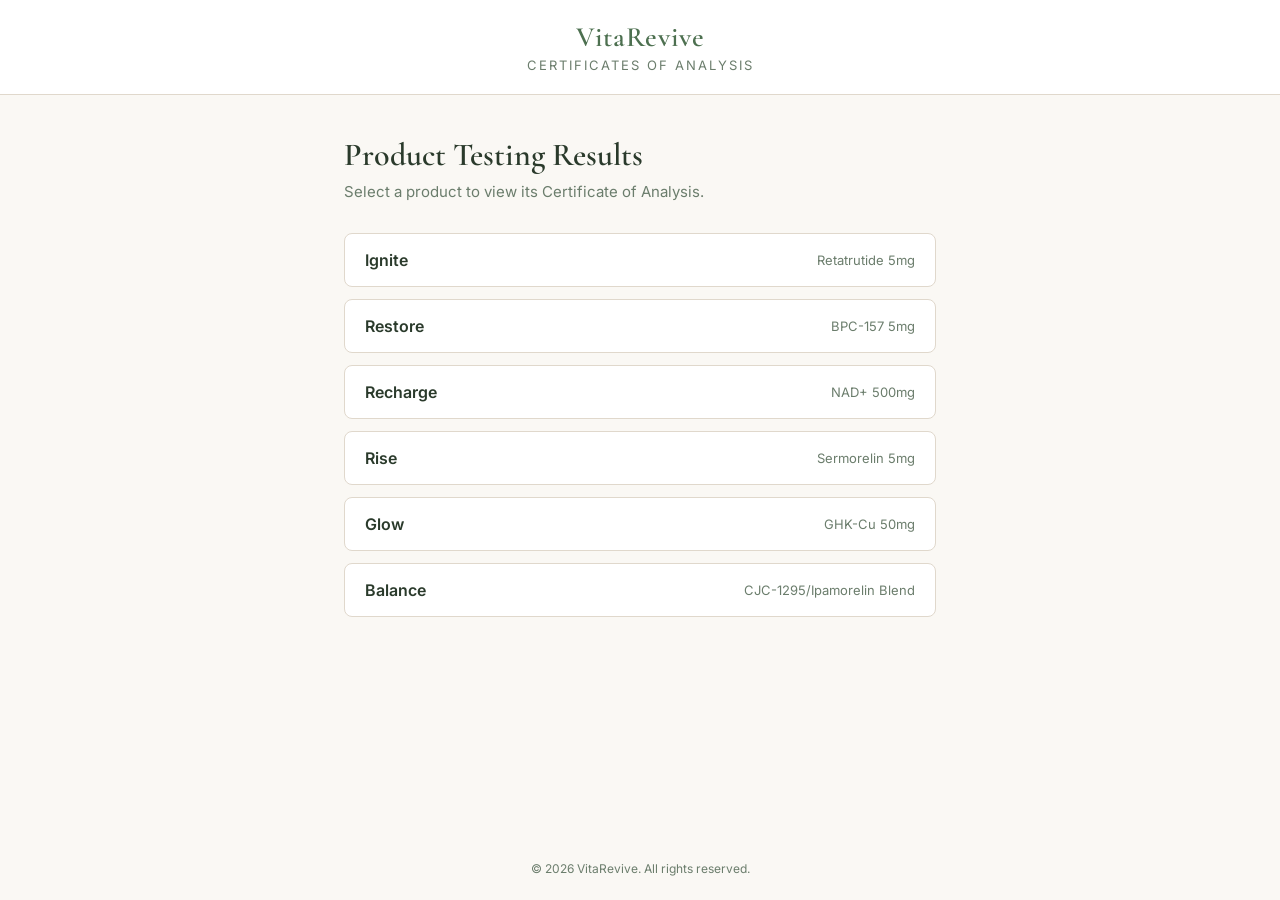
<file: coa/index.html>
<!DOCTYPE html>
<html lang="en">
<head>
<meta charset="UTF-8">
<meta name="viewport" content="width=device-width, initial-scale=1.0">
<title>Certificates of Analysis | VitaRevive</title>
<link href="https://fonts.googleapis.com/css2?family=Cormorant+Garamond:wght@400;500;600;700&family=Inter:wght@300;400;500;600&display=swap" rel="stylesheet">
<style>
*{margin:0;padding:0;box-sizing:border-box}
body{font-family:'Inter',sans-serif;background:#faf8f4;color:#2a3a2b;min-height:100vh;display:flex;flex-direction:column;align-items:center}
.header{width:100%;background:#fff;border-bottom:1px solid #e0d8cc;padding:20px 0;text-align:center}
.header h1{font-family:'Cormorant Garamond',Georgia,serif;font-size:28px;font-weight:600;color:#4d7050;letter-spacing:1px}
.header span{font-size:13px;color:#6b7d6c;letter-spacing:2px;text-transform:uppercase}
.container{max-width:640px;width:100%;padding:40px 24px}
h2{font-family:'Cormorant Garamond',Georgia,serif;font-size:32px;font-weight:600;color:#2a3a2b;margin-bottom:8px}
.subtitle{color:#6b7d6c;font-size:15px;margin-bottom:32px}
.product-card{display:flex;justify-content:space-between;align-items:center;padding:16px 20px;background:#fff;border:1px solid #e0d8cc;border-radius:8px;margin-bottom:12px;text-decoration:none;transition:all 0.2s}
.product-card:hover{border-color:#7a9e7e;box-shadow:0 2px 8px rgba(77,112,80,0.08)}
.product-name{font-weight:600;color:#2a3a2b;font-size:16px}
.product-compound{font-size:13px;color:#6b7d6c}
footer{margin-top:auto;padding:24px;text-align:center;font-size:12px;color:#6b7d6c}
</style>
</head>
<body>
<div class="header">
<h1>VitaRevive</h1>
<span>Certificates of Analysis</span>
</div>
<div class="container">
<h2>Product Testing Results</h2>
<p class="subtitle">Select a product to view its Certificate of Analysis.</p>
<a href="ignite.html" class="product-card"><span class="product-name">Ignite</span><span class="product-compound">Retatrutide 5mg</span></a>
<a href="restore.html" class="product-card"><span class="product-name">Restore</span><span class="product-compound">BPC-157 5mg</span></a>
<a href="recharge.html" class="product-card"><span class="product-name">Recharge</span><span class="product-compound">NAD+ 500mg</span></a>
<a href="rise.html" class="product-card"><span class="product-name">Rise</span><span class="product-compound">Sermorelin 5mg</span></a>
<a href="glow.html" class="product-card"><span class="product-name">Glow</span><span class="product-compound">GHK-Cu 50mg</span></a>
<a href="balance.html" class="product-card"><span class="product-name">Balance</span><span class="product-compound">CJC-1295/Ipamorelin Blend</span></a>

</div>
<footer>&copy; 2026 VitaRevive. All rights reserved.</footer>
</body>
</html>
</file>
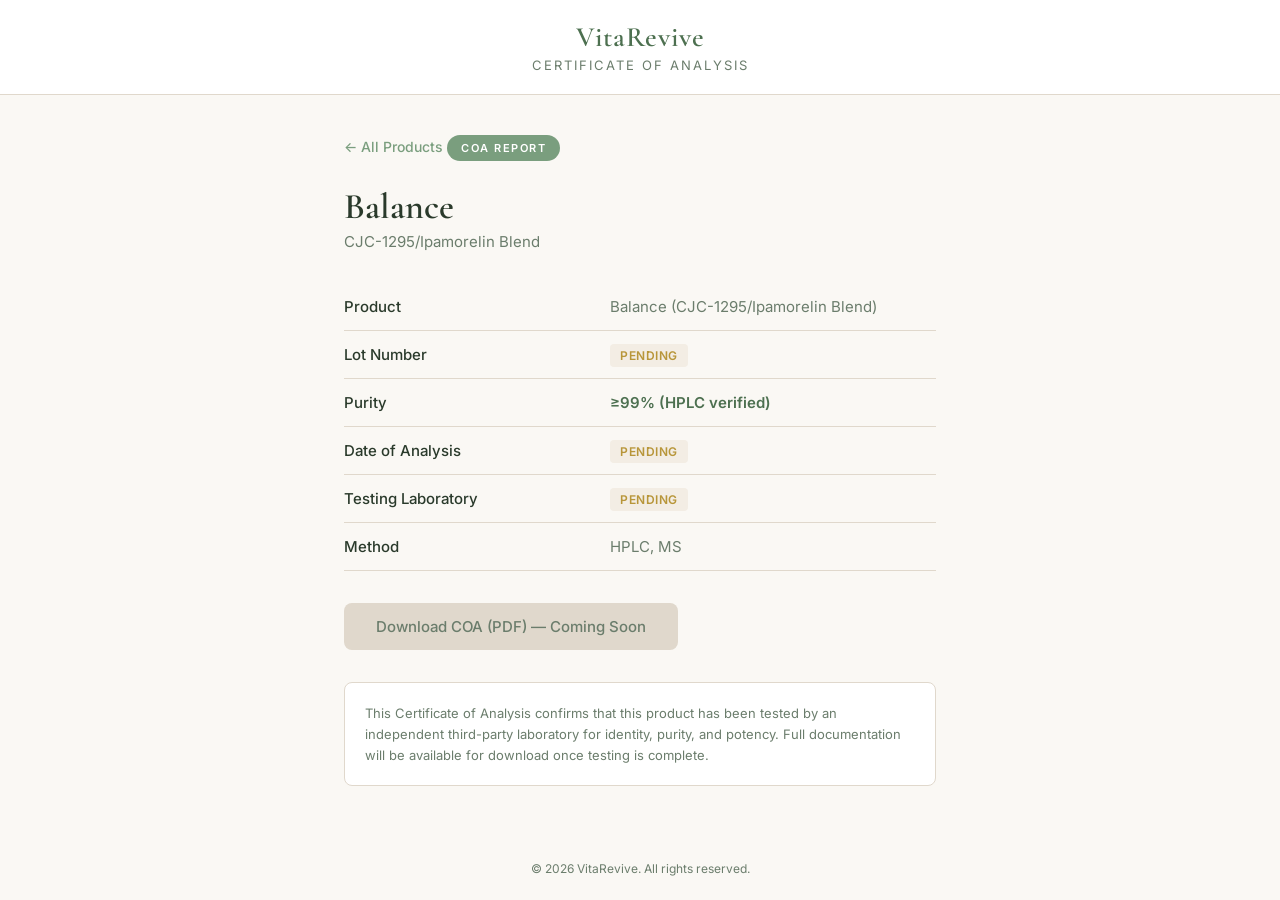
<file: coa/balance.html>
<!DOCTYPE html>
<html lang="en">
<head>
<meta charset="UTF-8">
<meta name="viewport" content="width=device-width, initial-scale=1.0">
<title>Balance - Certificate of Analysis | VitaRevive</title>
<link href="https://fonts.googleapis.com/css2?family=Cormorant+Garamond:wght@400;500;600;700&family=Inter:wght@300;400;500;600&display=swap" rel="stylesheet">
<style>
*{margin:0;padding:0;box-sizing:border-box}
body{font-family:'Inter',sans-serif;background:#faf8f4;color:#2a3a2b;min-height:100vh;display:flex;flex-direction:column;align-items:center}
.header{width:100%;background:#fff;border-bottom:1px solid #e0d8cc;padding:20px 0;text-align:center}
.header h1{font-family:'Cormorant Garamond',Georgia,serif;font-size:28px;font-weight:600;color:#4d7050;letter-spacing:1px}
.header span{font-size:13px;color:#6b7d6c;letter-spacing:2px;text-transform:uppercase}
.container{max-width:640px;width:100%;padding:40px 24px}
.badge{display:inline-block;background:#7a9e7e;color:#fff;font-size:11px;font-weight:600;letter-spacing:1.5px;text-transform:uppercase;padding:6px 14px;border-radius:20px;margin-bottom:24px}
h2{font-family:'Cormorant Garamond',Georgia,serif;font-size:36px;font-weight:600;color:#2a3a2b;margin-bottom:4px}
.compound{font-size:15px;color:#6b7d6c;margin-bottom:32px}
.coa-table{width:100%;border-collapse:collapse;margin-bottom:32px}
.coa-table tr{border-bottom:1px solid #e0d8cc}
.coa-table td{padding:14px 0;font-size:15px}
.coa-table td:first-child{font-weight:500;color:#2a3a2b;width:45%}
.coa-table td:last-child{color:#6b7d6c}
.pending{background:#f3ede4;color:#b8963a;font-size:12px;font-weight:600;padding:4px 10px;border-radius:4px;letter-spacing:0.5px}
.purity{color:#4d7050;font-weight:600}
.download-btn{display:inline-block;background:#7a9e7e;color:#fff;text-decoration:none;padding:14px 32px;border-radius:8px;font-weight:500;font-size:15px;transition:background 0.2s}
.download-btn:hover{background:#4d7050}
.download-btn.disabled{background:#e0d8cc;color:#6b7d6c;cursor:default;pointer-events:none}
.note{margin-top:32px;padding:20px;background:#fff;border:1px solid #e0d8cc;border-radius:8px;font-size:13px;color:#6b7d6c;line-height:1.6}
.back{display:inline-block;margin-bottom:24px;color:#7a9e7e;text-decoration:none;font-size:14px;font-weight:500}
.back:hover{color:#4d7050}
footer{margin-top:auto;padding:24px;text-align:center;font-size:12px;color:#6b7d6c}
</style>
</head>
<body>
<div class="header">
<h1>VitaRevive</h1>
<span>Certificate of Analysis</span>
</div>
<div class="container">
<a href="index.html" class="back">&larr; All Products</a>
<div class="badge">COA Report</div>
<h2>Balance</h2>
<p class="compound">CJC-1295/Ipamorelin Blend</p>
<table class="coa-table">
<tr><td>Product</td><td>Balance (CJC-1295/Ipamorelin Blend)</td></tr>
<tr><td>Lot Number</td><td><span class="pending">PENDING</span></td></tr>
<tr><td>Purity</td><td><span class="purity">&ge;99% (HPLC verified)</span></td></tr>
<tr><td>Date of Analysis</td><td><span class="pending">PENDING</span></td></tr>
<tr><td>Testing Laboratory</td><td><span class="pending">PENDING</span></td></tr>
<tr><td>Method</td><td>HPLC, MS</td></tr>
</table>
<a href="#" class="download-btn disabled">Download COA (PDF) &mdash; Coming Soon</a>
<div class="note">
This Certificate of Analysis confirms that this product has been tested by an independent third-party laboratory for identity, purity, and potency. Full documentation will be available for download once testing is complete.
</div>
</div>
<footer>&copy; 2026 VitaRevive. All rights reserved.</footer>
</body>
</html>
</file>
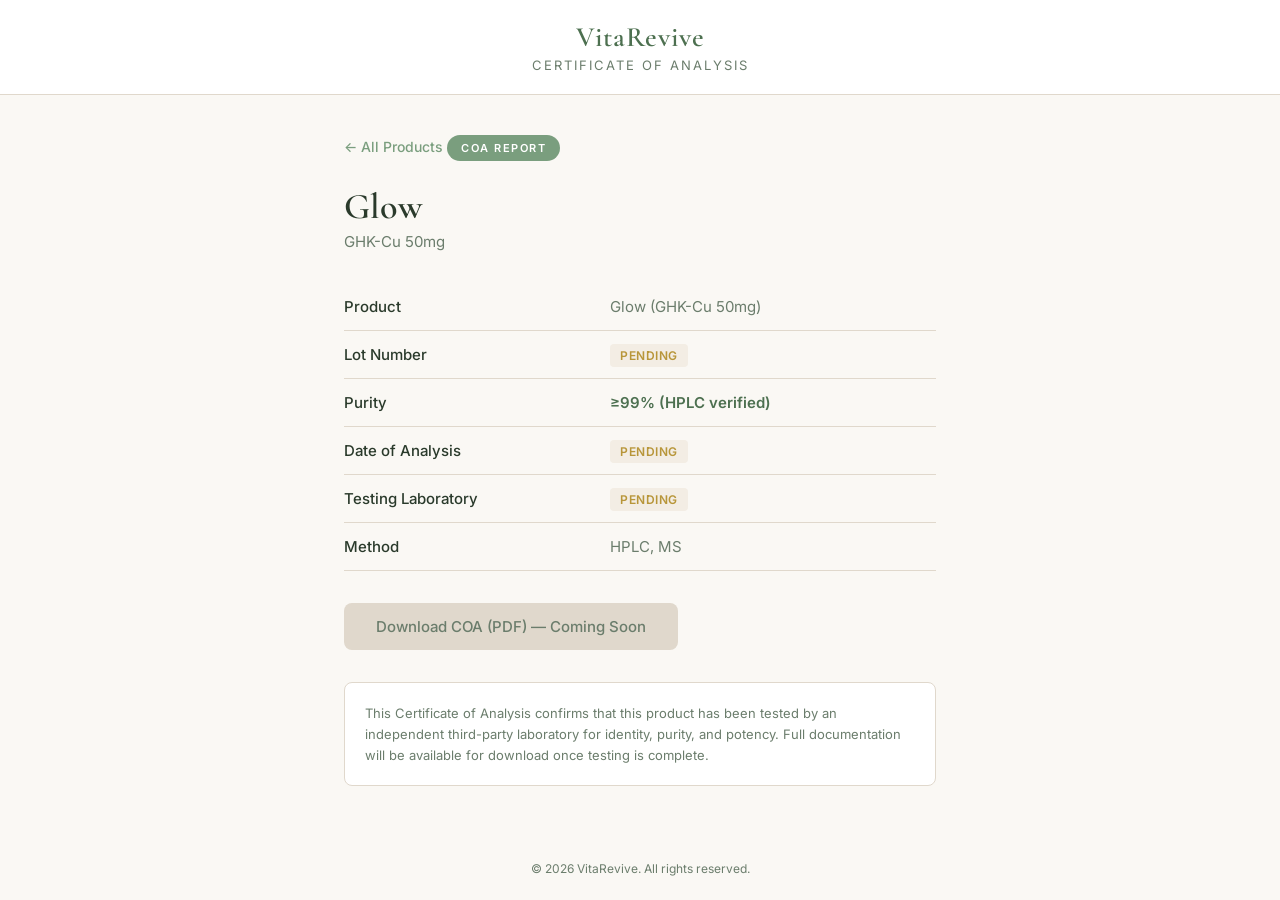
<file: coa/glow.html>
<!DOCTYPE html>
<html lang="en">
<head>
<meta charset="UTF-8">
<meta name="viewport" content="width=device-width, initial-scale=1.0">
<title>Glow - Certificate of Analysis | VitaRevive</title>
<link href="https://fonts.googleapis.com/css2?family=Cormorant+Garamond:wght@400;500;600;700&family=Inter:wght@300;400;500;600&display=swap" rel="stylesheet">
<style>
*{margin:0;padding:0;box-sizing:border-box}
body{font-family:'Inter',sans-serif;background:#faf8f4;color:#2a3a2b;min-height:100vh;display:flex;flex-direction:column;align-items:center}
.header{width:100%;background:#fff;border-bottom:1px solid #e0d8cc;padding:20px 0;text-align:center}
.header h1{font-family:'Cormorant Garamond',Georgia,serif;font-size:28px;font-weight:600;color:#4d7050;letter-spacing:1px}
.header span{font-size:13px;color:#6b7d6c;letter-spacing:2px;text-transform:uppercase}
.container{max-width:640px;width:100%;padding:40px 24px}
.badge{display:inline-block;background:#7a9e7e;color:#fff;font-size:11px;font-weight:600;letter-spacing:1.5px;text-transform:uppercase;padding:6px 14px;border-radius:20px;margin-bottom:24px}
h2{font-family:'Cormorant Garamond',Georgia,serif;font-size:36px;font-weight:600;color:#2a3a2b;margin-bottom:4px}
.compound{font-size:15px;color:#6b7d6c;margin-bottom:32px}
.coa-table{width:100%;border-collapse:collapse;margin-bottom:32px}
.coa-table tr{border-bottom:1px solid #e0d8cc}
.coa-table td{padding:14px 0;font-size:15px}
.coa-table td:first-child{font-weight:500;color:#2a3a2b;width:45%}
.coa-table td:last-child{color:#6b7d6c}
.pending{background:#f3ede4;color:#b8963a;font-size:12px;font-weight:600;padding:4px 10px;border-radius:4px;letter-spacing:0.5px}
.purity{color:#4d7050;font-weight:600}
.download-btn{display:inline-block;background:#7a9e7e;color:#fff;text-decoration:none;padding:14px 32px;border-radius:8px;font-weight:500;font-size:15px;transition:background 0.2s}
.download-btn:hover{background:#4d7050}
.download-btn.disabled{background:#e0d8cc;color:#6b7d6c;cursor:default;pointer-events:none}
.note{margin-top:32px;padding:20px;background:#fff;border:1px solid #e0d8cc;border-radius:8px;font-size:13px;color:#6b7d6c;line-height:1.6}
.back{display:inline-block;margin-bottom:24px;color:#7a9e7e;text-decoration:none;font-size:14px;font-weight:500}
.back:hover{color:#4d7050}
footer{margin-top:auto;padding:24px;text-align:center;font-size:12px;color:#6b7d6c}
</style>
</head>
<body>
<div class="header">
<h1>VitaRevive</h1>
<span>Certificate of Analysis</span>
</div>
<div class="container">
<a href="index.html" class="back">&larr; All Products</a>
<div class="badge">COA Report</div>
<h2>Glow</h2>
<p class="compound">GHK-Cu 50mg</p>
<table class="coa-table">
<tr><td>Product</td><td>Glow (GHK-Cu 50mg)</td></tr>
<tr><td>Lot Number</td><td><span class="pending">PENDING</span></td></tr>
<tr><td>Purity</td><td><span class="purity">&ge;99% (HPLC verified)</span></td></tr>
<tr><td>Date of Analysis</td><td><span class="pending">PENDING</span></td></tr>
<tr><td>Testing Laboratory</td><td><span class="pending">PENDING</span></td></tr>
<tr><td>Method</td><td>HPLC, MS</td></tr>
</table>
<a href="#" class="download-btn disabled">Download COA (PDF) &mdash; Coming Soon</a>
<div class="note">
This Certificate of Analysis confirms that this product has been tested by an independent third-party laboratory for identity, purity, and potency. Full documentation will be available for download once testing is complete.
</div>
</div>
<footer>&copy; 2026 VitaRevive. All rights reserved.</footer>
</body>
</html>
</file>
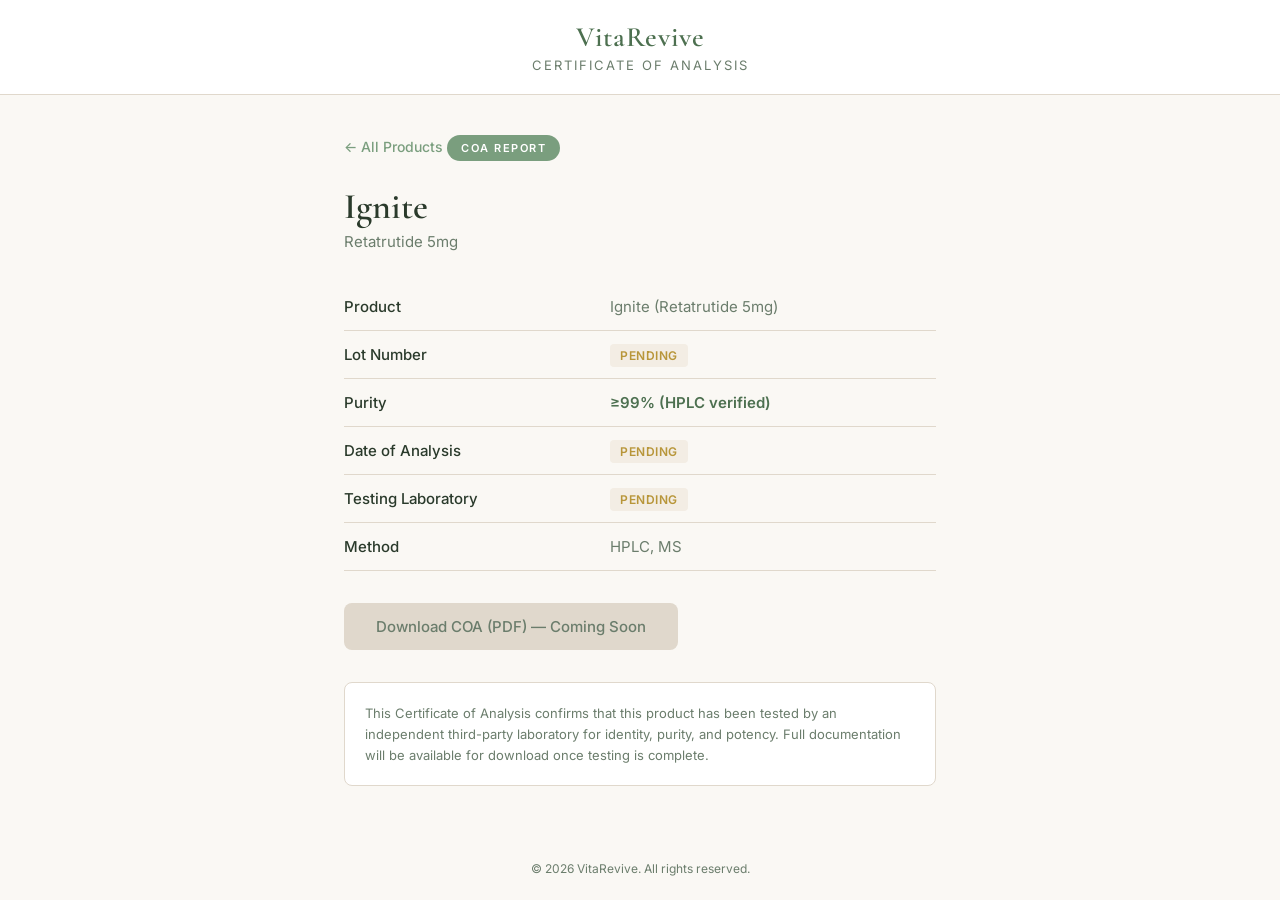
<file: coa/ignite.html>
<!DOCTYPE html>
<html lang="en">
<head>
<meta charset="UTF-8">
<meta name="viewport" content="width=device-width, initial-scale=1.0">
<title>Ignite - Certificate of Analysis | VitaRevive</title>
<link href="https://fonts.googleapis.com/css2?family=Cormorant+Garamond:wght@400;500;600;700&family=Inter:wght@300;400;500;600&display=swap" rel="stylesheet">
<style>
*{margin:0;padding:0;box-sizing:border-box}
body{font-family:'Inter',sans-serif;background:#faf8f4;color:#2a3a2b;min-height:100vh;display:flex;flex-direction:column;align-items:center}
.header{width:100%;background:#fff;border-bottom:1px solid #e0d8cc;padding:20px 0;text-align:center}
.header h1{font-family:'Cormorant Garamond',Georgia,serif;font-size:28px;font-weight:600;color:#4d7050;letter-spacing:1px}
.header span{font-size:13px;color:#6b7d6c;letter-spacing:2px;text-transform:uppercase}
.container{max-width:640px;width:100%;padding:40px 24px}
.badge{display:inline-block;background:#7a9e7e;color:#fff;font-size:11px;font-weight:600;letter-spacing:1.5px;text-transform:uppercase;padding:6px 14px;border-radius:20px;margin-bottom:24px}
h2{font-family:'Cormorant Garamond',Georgia,serif;font-size:36px;font-weight:600;color:#2a3a2b;margin-bottom:4px}
.compound{font-size:15px;color:#6b7d6c;margin-bottom:32px}
.coa-table{width:100%;border-collapse:collapse;margin-bottom:32px}
.coa-table tr{border-bottom:1px solid #e0d8cc}
.coa-table td{padding:14px 0;font-size:15px}
.coa-table td:first-child{font-weight:500;color:#2a3a2b;width:45%}
.coa-table td:last-child{color:#6b7d6c}
.pending{background:#f3ede4;color:#b8963a;font-size:12px;font-weight:600;padding:4px 10px;border-radius:4px;letter-spacing:0.5px}
.purity{color:#4d7050;font-weight:600}
.download-btn{display:inline-block;background:#7a9e7e;color:#fff;text-decoration:none;padding:14px 32px;border-radius:8px;font-weight:500;font-size:15px;transition:background 0.2s}
.download-btn:hover{background:#4d7050}
.download-btn.disabled{background:#e0d8cc;color:#6b7d6c;cursor:default;pointer-events:none}
.note{margin-top:32px;padding:20px;background:#fff;border:1px solid #e0d8cc;border-radius:8px;font-size:13px;color:#6b7d6c;line-height:1.6}
.back{display:inline-block;margin-bottom:24px;color:#7a9e7e;text-decoration:none;font-size:14px;font-weight:500}
.back:hover{color:#4d7050}
footer{margin-top:auto;padding:24px;text-align:center;font-size:12px;color:#6b7d6c}
</style>
</head>
<body>
<div class="header">
<h1>VitaRevive</h1>
<span>Certificate of Analysis</span>
</div>
<div class="container">
<a href="index.html" class="back">&larr; All Products</a>
<div class="badge">COA Report</div>
<h2>Ignite</h2>
<p class="compound">Retatrutide 5mg</p>
<table class="coa-table">
<tr><td>Product</td><td>Ignite (Retatrutide 5mg)</td></tr>
<tr><td>Lot Number</td><td><span class="pending">PENDING</span></td></tr>
<tr><td>Purity</td><td><span class="purity">&ge;99% (HPLC verified)</span></td></tr>
<tr><td>Date of Analysis</td><td><span class="pending">PENDING</span></td></tr>
<tr><td>Testing Laboratory</td><td><span class="pending">PENDING</span></td></tr>
<tr><td>Method</td><td>HPLC, MS</td></tr>
</table>
<a href="#" class="download-btn disabled">Download COA (PDF) &mdash; Coming Soon</a>
<div class="note">
This Certificate of Analysis confirms that this product has been tested by an independent third-party laboratory for identity, purity, and potency. Full documentation will be available for download once testing is complete.
</div>
</div>
<footer>&copy; 2026 VitaRevive. All rights reserved.</footer>
</body>
</html>
</file>
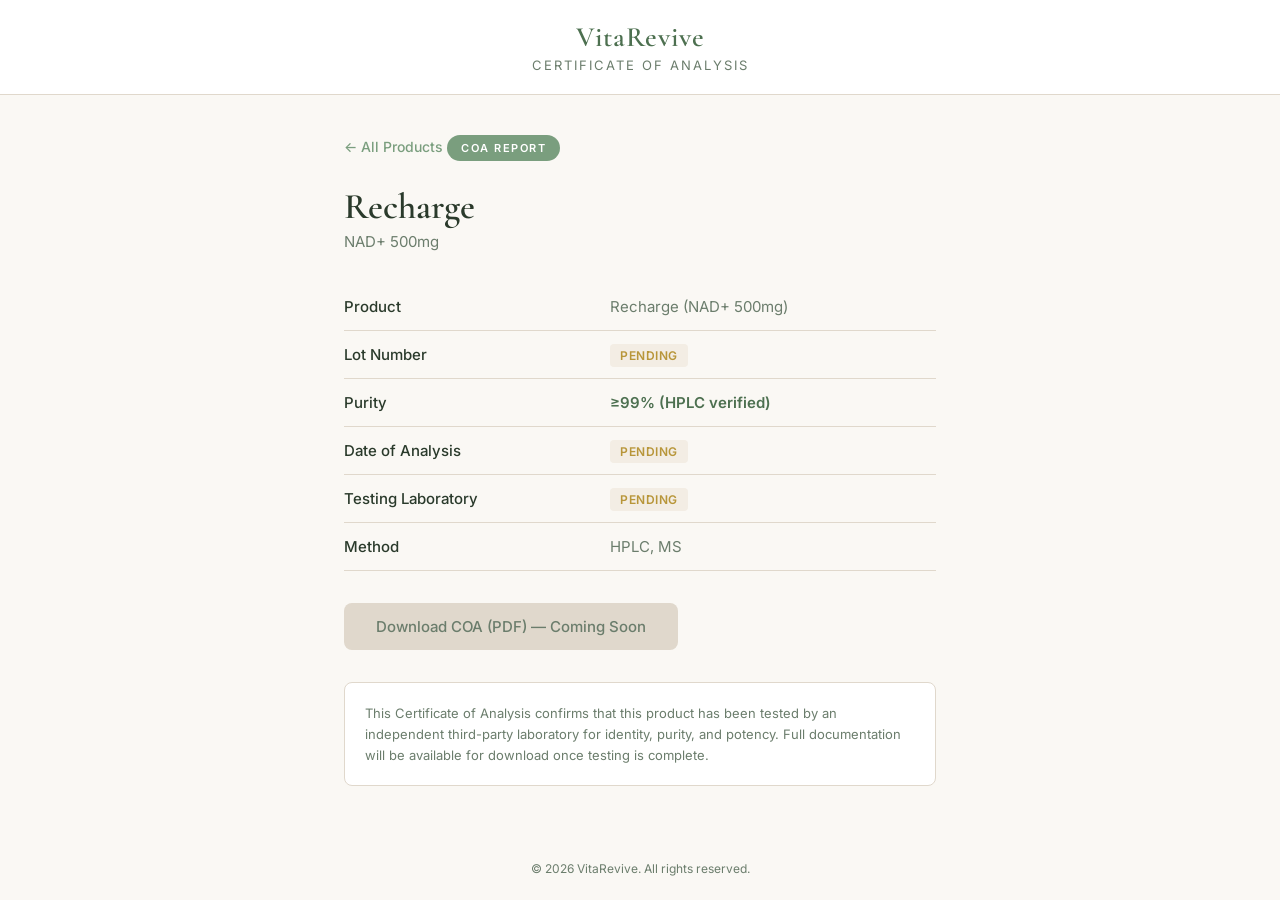
<file: coa/recharge.html>
<!DOCTYPE html>
<html lang="en">
<head>
<meta charset="UTF-8">
<meta name="viewport" content="width=device-width, initial-scale=1.0">
<title>Recharge - Certificate of Analysis | VitaRevive</title>
<link href="https://fonts.googleapis.com/css2?family=Cormorant+Garamond:wght@400;500;600;700&family=Inter:wght@300;400;500;600&display=swap" rel="stylesheet">
<style>
*{margin:0;padding:0;box-sizing:border-box}
body{font-family:'Inter',sans-serif;background:#faf8f4;color:#2a3a2b;min-height:100vh;display:flex;flex-direction:column;align-items:center}
.header{width:100%;background:#fff;border-bottom:1px solid #e0d8cc;padding:20px 0;text-align:center}
.header h1{font-family:'Cormorant Garamond',Georgia,serif;font-size:28px;font-weight:600;color:#4d7050;letter-spacing:1px}
.header span{font-size:13px;color:#6b7d6c;letter-spacing:2px;text-transform:uppercase}
.container{max-width:640px;width:100%;padding:40px 24px}
.badge{display:inline-block;background:#7a9e7e;color:#fff;font-size:11px;font-weight:600;letter-spacing:1.5px;text-transform:uppercase;padding:6px 14px;border-radius:20px;margin-bottom:24px}
h2{font-family:'Cormorant Garamond',Georgia,serif;font-size:36px;font-weight:600;color:#2a3a2b;margin-bottom:4px}
.compound{font-size:15px;color:#6b7d6c;margin-bottom:32px}
.coa-table{width:100%;border-collapse:collapse;margin-bottom:32px}
.coa-table tr{border-bottom:1px solid #e0d8cc}
.coa-table td{padding:14px 0;font-size:15px}
.coa-table td:first-child{font-weight:500;color:#2a3a2b;width:45%}
.coa-table td:last-child{color:#6b7d6c}
.pending{background:#f3ede4;color:#b8963a;font-size:12px;font-weight:600;padding:4px 10px;border-radius:4px;letter-spacing:0.5px}
.purity{color:#4d7050;font-weight:600}
.download-btn{display:inline-block;background:#7a9e7e;color:#fff;text-decoration:none;padding:14px 32px;border-radius:8px;font-weight:500;font-size:15px;transition:background 0.2s}
.download-btn:hover{background:#4d7050}
.download-btn.disabled{background:#e0d8cc;color:#6b7d6c;cursor:default;pointer-events:none}
.note{margin-top:32px;padding:20px;background:#fff;border:1px solid #e0d8cc;border-radius:8px;font-size:13px;color:#6b7d6c;line-height:1.6}
.back{display:inline-block;margin-bottom:24px;color:#7a9e7e;text-decoration:none;font-size:14px;font-weight:500}
.back:hover{color:#4d7050}
footer{margin-top:auto;padding:24px;text-align:center;font-size:12px;color:#6b7d6c}
</style>
</head>
<body>
<div class="header">
<h1>VitaRevive</h1>
<span>Certificate of Analysis</span>
</div>
<div class="container">
<a href="index.html" class="back">&larr; All Products</a>
<div class="badge">COA Report</div>
<h2>Recharge</h2>
<p class="compound">NAD+ 500mg</p>
<table class="coa-table">
<tr><td>Product</td><td>Recharge (NAD+ 500mg)</td></tr>
<tr><td>Lot Number</td><td><span class="pending">PENDING</span></td></tr>
<tr><td>Purity</td><td><span class="purity">&ge;99% (HPLC verified)</span></td></tr>
<tr><td>Date of Analysis</td><td><span class="pending">PENDING</span></td></tr>
<tr><td>Testing Laboratory</td><td><span class="pending">PENDING</span></td></tr>
<tr><td>Method</td><td>HPLC, MS</td></tr>
</table>
<a href="#" class="download-btn disabled">Download COA (PDF) &mdash; Coming Soon</a>
<div class="note">
This Certificate of Analysis confirms that this product has been tested by an independent third-party laboratory for identity, purity, and potency. Full documentation will be available for download once testing is complete.
</div>
</div>
<footer>&copy; 2026 VitaRevive. All rights reserved.</footer>
</body>
</html>
</file>
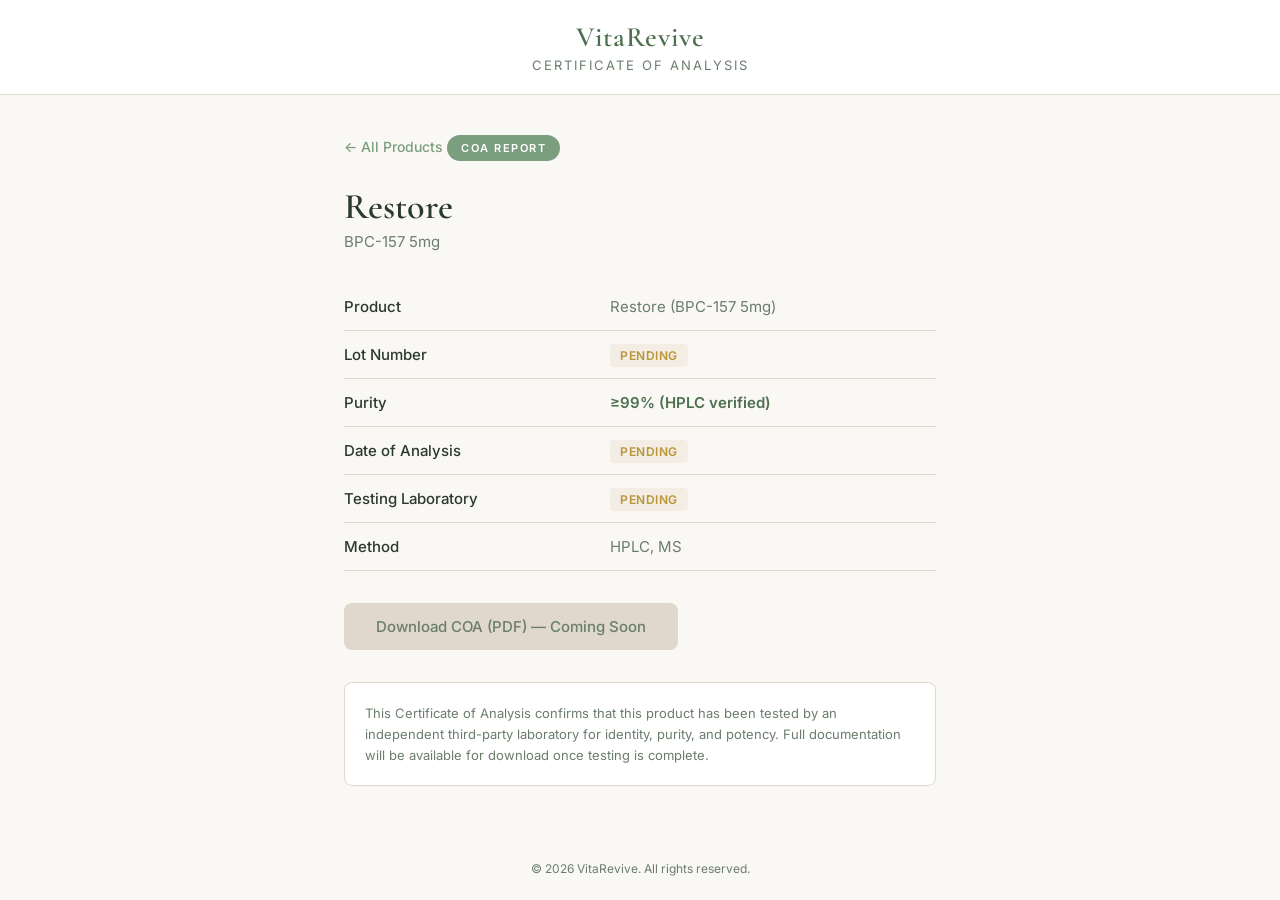
<file: coa/restore.html>
<!DOCTYPE html>
<html lang="en">
<head>
<meta charset="UTF-8">
<meta name="viewport" content="width=device-width, initial-scale=1.0">
<title>Restore - Certificate of Analysis | VitaRevive</title>
<link href="https://fonts.googleapis.com/css2?family=Cormorant+Garamond:wght@400;500;600;700&family=Inter:wght@300;400;500;600&display=swap" rel="stylesheet">
<style>
*{margin:0;padding:0;box-sizing:border-box}
body{font-family:'Inter',sans-serif;background:#faf8f4;color:#2a3a2b;min-height:100vh;display:flex;flex-direction:column;align-items:center}
.header{width:100%;background:#fff;border-bottom:1px solid #e0d8cc;padding:20px 0;text-align:center}
.header h1{font-family:'Cormorant Garamond',Georgia,serif;font-size:28px;font-weight:600;color:#4d7050;letter-spacing:1px}
.header span{font-size:13px;color:#6b7d6c;letter-spacing:2px;text-transform:uppercase}
.container{max-width:640px;width:100%;padding:40px 24px}
.badge{display:inline-block;background:#7a9e7e;color:#fff;font-size:11px;font-weight:600;letter-spacing:1.5px;text-transform:uppercase;padding:6px 14px;border-radius:20px;margin-bottom:24px}
h2{font-family:'Cormorant Garamond',Georgia,serif;font-size:36px;font-weight:600;color:#2a3a2b;margin-bottom:4px}
.compound{font-size:15px;color:#6b7d6c;margin-bottom:32px}
.coa-table{width:100%;border-collapse:collapse;margin-bottom:32px}
.coa-table tr{border-bottom:1px solid #e0d8cc}
.coa-table td{padding:14px 0;font-size:15px}
.coa-table td:first-child{font-weight:500;color:#2a3a2b;width:45%}
.coa-table td:last-child{color:#6b7d6c}
.pending{background:#f3ede4;color:#b8963a;font-size:12px;font-weight:600;padding:4px 10px;border-radius:4px;letter-spacing:0.5px}
.purity{color:#4d7050;font-weight:600}
.download-btn{display:inline-block;background:#7a9e7e;color:#fff;text-decoration:none;padding:14px 32px;border-radius:8px;font-weight:500;font-size:15px;transition:background 0.2s}
.download-btn:hover{background:#4d7050}
.download-btn.disabled{background:#e0d8cc;color:#6b7d6c;cursor:default;pointer-events:none}
.note{margin-top:32px;padding:20px;background:#fff;border:1px solid #e0d8cc;border-radius:8px;font-size:13px;color:#6b7d6c;line-height:1.6}
.back{display:inline-block;margin-bottom:24px;color:#7a9e7e;text-decoration:none;font-size:14px;font-weight:500}
.back:hover{color:#4d7050}
footer{margin-top:auto;padding:24px;text-align:center;font-size:12px;color:#6b7d6c}
</style>
</head>
<body>
<div class="header">
<h1>VitaRevive</h1>
<span>Certificate of Analysis</span>
</div>
<div class="container">
<a href="index.html" class="back">&larr; All Products</a>
<div class="badge">COA Report</div>
<h2>Restore</h2>
<p class="compound">BPC-157 5mg</p>
<table class="coa-table">
<tr><td>Product</td><td>Restore (BPC-157 5mg)</td></tr>
<tr><td>Lot Number</td><td><span class="pending">PENDING</span></td></tr>
<tr><td>Purity</td><td><span class="purity">&ge;99% (HPLC verified)</span></td></tr>
<tr><td>Date of Analysis</td><td><span class="pending">PENDING</span></td></tr>
<tr><td>Testing Laboratory</td><td><span class="pending">PENDING</span></td></tr>
<tr><td>Method</td><td>HPLC, MS</td></tr>
</table>
<a href="#" class="download-btn disabled">Download COA (PDF) &mdash; Coming Soon</a>
<div class="note">
This Certificate of Analysis confirms that this product has been tested by an independent third-party laboratory for identity, purity, and potency. Full documentation will be available for download once testing is complete.
</div>
</div>
<footer>&copy; 2026 VitaRevive. All rights reserved.</footer>
</body>
</html>
</file>
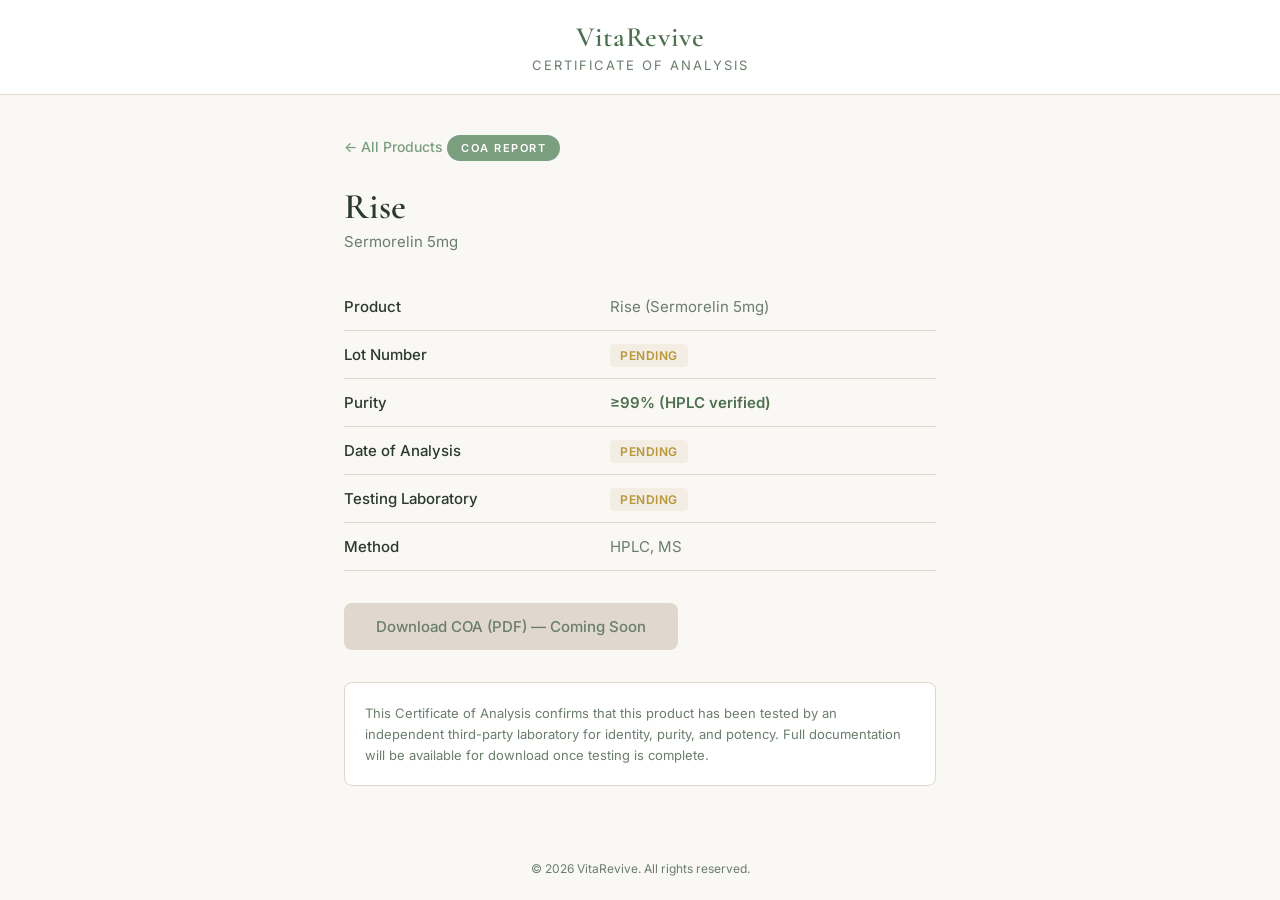
<file: coa/rise.html>
<!DOCTYPE html>
<html lang="en">
<head>
<meta charset="UTF-8">
<meta name="viewport" content="width=device-width, initial-scale=1.0">
<title>Rise - Certificate of Analysis | VitaRevive</title>
<link href="https://fonts.googleapis.com/css2?family=Cormorant+Garamond:wght@400;500;600;700&family=Inter:wght@300;400;500;600&display=swap" rel="stylesheet">
<style>
*{margin:0;padding:0;box-sizing:border-box}
body{font-family:'Inter',sans-serif;background:#faf8f4;color:#2a3a2b;min-height:100vh;display:flex;flex-direction:column;align-items:center}
.header{width:100%;background:#fff;border-bottom:1px solid #e0d8cc;padding:20px 0;text-align:center}
.header h1{font-family:'Cormorant Garamond',Georgia,serif;font-size:28px;font-weight:600;color:#4d7050;letter-spacing:1px}
.header span{font-size:13px;color:#6b7d6c;letter-spacing:2px;text-transform:uppercase}
.container{max-width:640px;width:100%;padding:40px 24px}
.badge{display:inline-block;background:#7a9e7e;color:#fff;font-size:11px;font-weight:600;letter-spacing:1.5px;text-transform:uppercase;padding:6px 14px;border-radius:20px;margin-bottom:24px}
h2{font-family:'Cormorant Garamond',Georgia,serif;font-size:36px;font-weight:600;color:#2a3a2b;margin-bottom:4px}
.compound{font-size:15px;color:#6b7d6c;margin-bottom:32px}
.coa-table{width:100%;border-collapse:collapse;margin-bottom:32px}
.coa-table tr{border-bottom:1px solid #e0d8cc}
.coa-table td{padding:14px 0;font-size:15px}
.coa-table td:first-child{font-weight:500;color:#2a3a2b;width:45%}
.coa-table td:last-child{color:#6b7d6c}
.pending{background:#f3ede4;color:#b8963a;font-size:12px;font-weight:600;padding:4px 10px;border-radius:4px;letter-spacing:0.5px}
.purity{color:#4d7050;font-weight:600}
.download-btn{display:inline-block;background:#7a9e7e;color:#fff;text-decoration:none;padding:14px 32px;border-radius:8px;font-weight:500;font-size:15px;transition:background 0.2s}
.download-btn:hover{background:#4d7050}
.download-btn.disabled{background:#e0d8cc;color:#6b7d6c;cursor:default;pointer-events:none}
.note{margin-top:32px;padding:20px;background:#fff;border:1px solid #e0d8cc;border-radius:8px;font-size:13px;color:#6b7d6c;line-height:1.6}
.back{display:inline-block;margin-bottom:24px;color:#7a9e7e;text-decoration:none;font-size:14px;font-weight:500}
.back:hover{color:#4d7050}
footer{margin-top:auto;padding:24px;text-align:center;font-size:12px;color:#6b7d6c}
</style>
</head>
<body>
<div class="header">
<h1>VitaRevive</h1>
<span>Certificate of Analysis</span>
</div>
<div class="container">
<a href="index.html" class="back">&larr; All Products</a>
<div class="badge">COA Report</div>
<h2>Rise</h2>
<p class="compound">Sermorelin 5mg</p>
<table class="coa-table">
<tr><td>Product</td><td>Rise (Sermorelin 5mg)</td></tr>
<tr><td>Lot Number</td><td><span class="pending">PENDING</span></td></tr>
<tr><td>Purity</td><td><span class="purity">&ge;99% (HPLC verified)</span></td></tr>
<tr><td>Date of Analysis</td><td><span class="pending">PENDING</span></td></tr>
<tr><td>Testing Laboratory</td><td><span class="pending">PENDING</span></td></tr>
<tr><td>Method</td><td>HPLC, MS</td></tr>
</table>
<a href="#" class="download-btn disabled">Download COA (PDF) &mdash; Coming Soon</a>
<div class="note">
This Certificate of Analysis confirms that this product has been tested by an independent third-party laboratory for identity, purity, and potency. Full documentation will be available for download once testing is complete.
</div>
</div>
<footer>&copy; 2026 VitaRevive. All rights reserved.</footer>
</body>
</html>
</file>
